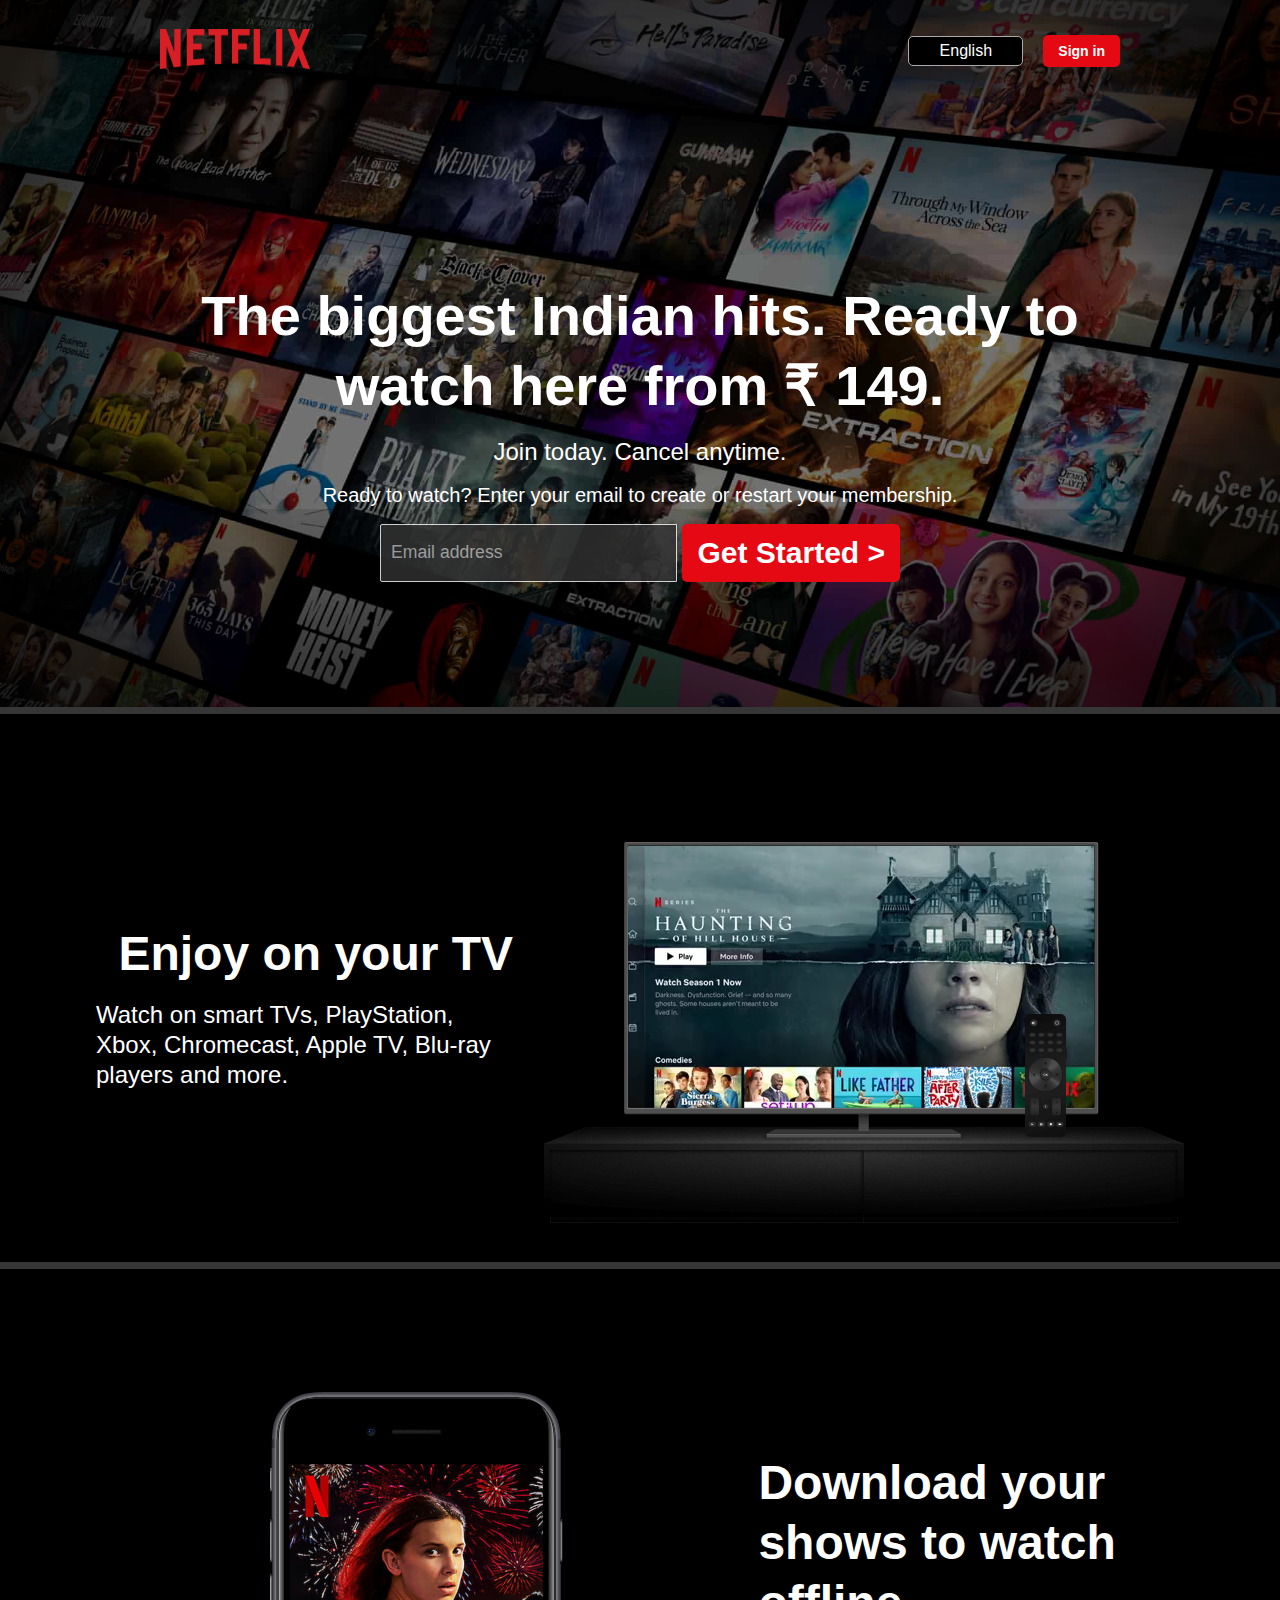
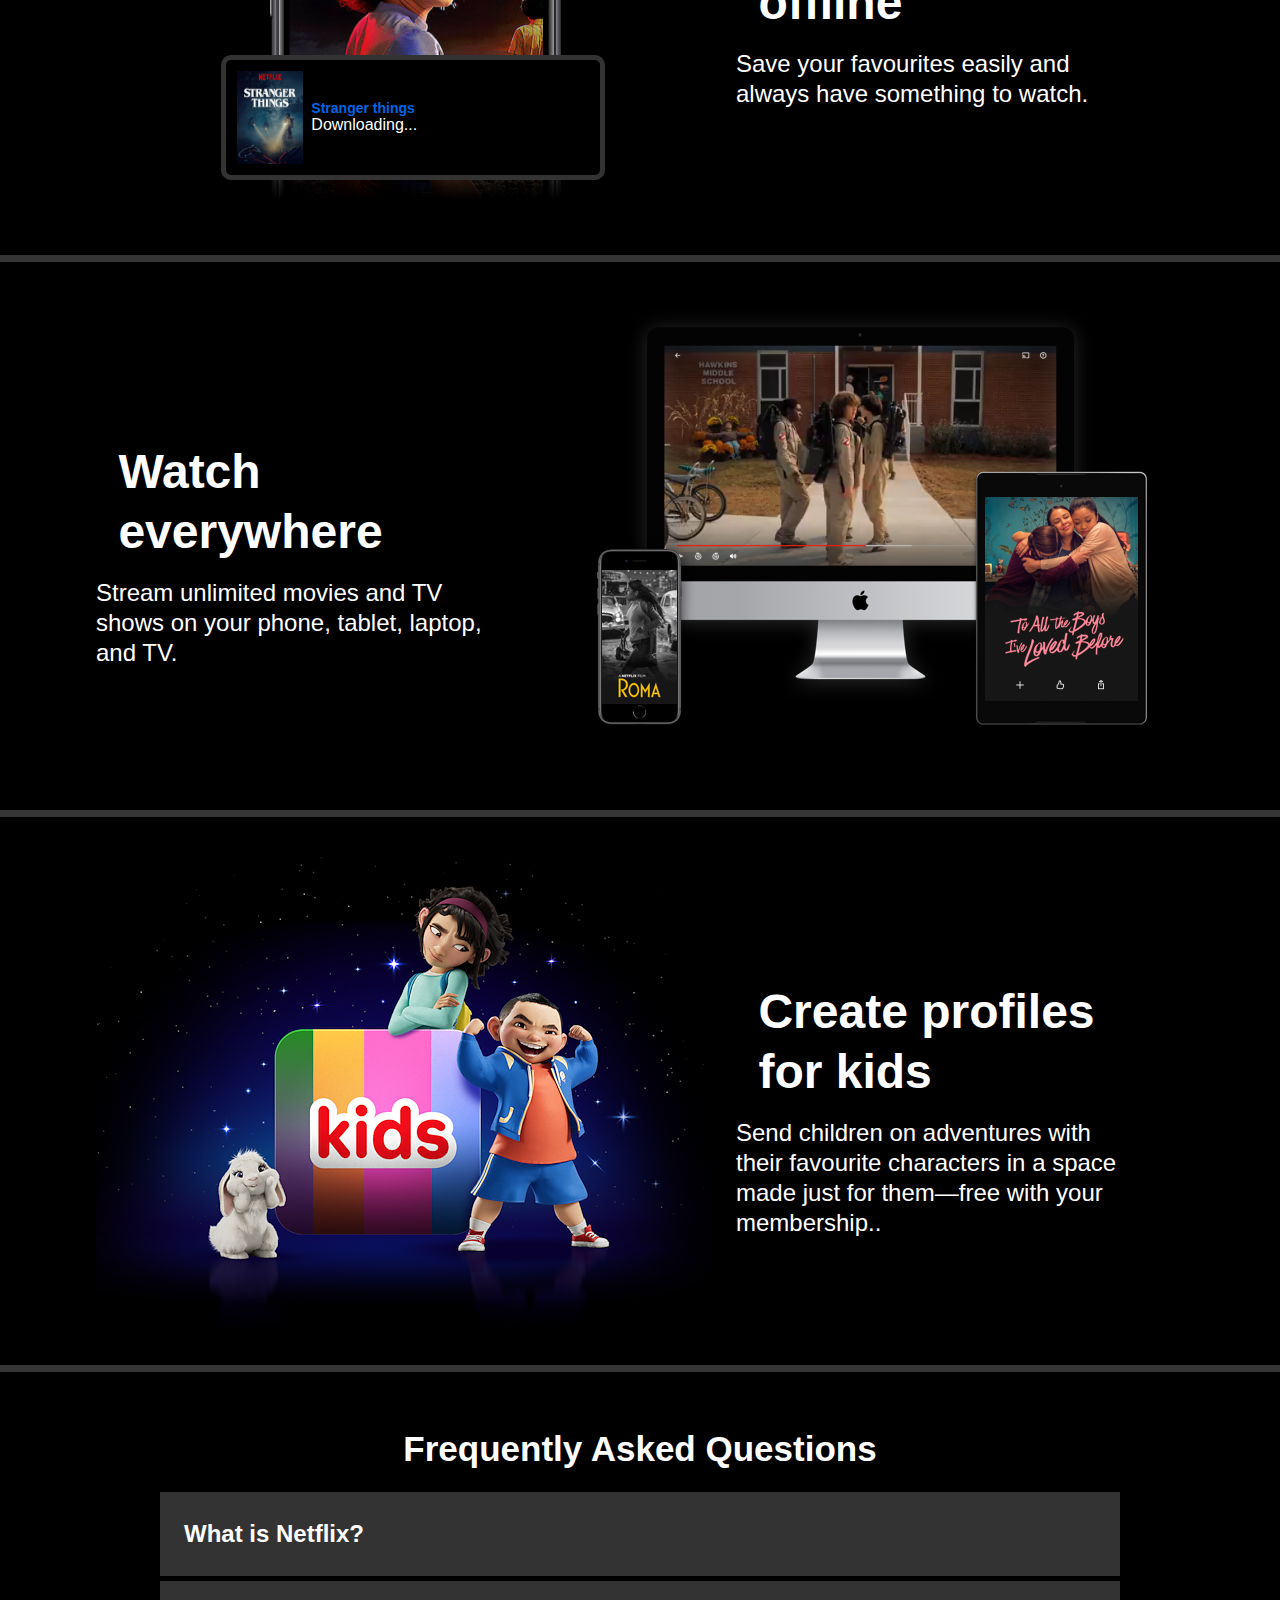
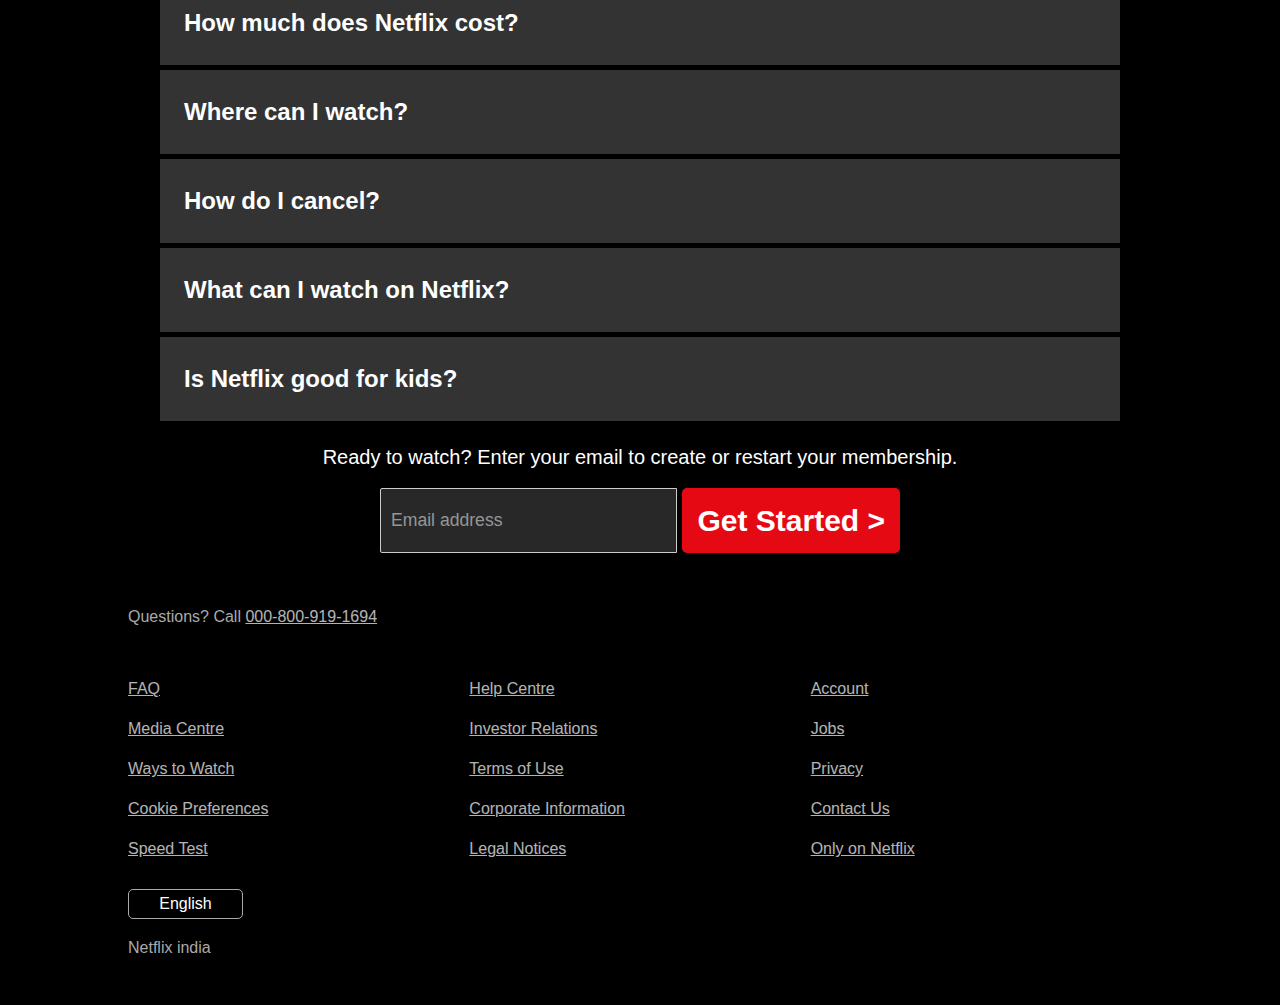
<file: index.html>
<!DOCTYPE html>
<html lang="en">
  <head>
    <meta charset="UTF-8">
    <meta name="viewport" content="width=device-width, initial-scale=1.0">
    <title>Netflix India - Watch TV Shows</title>
    <link rel="stylesheet" href="https://cdnjs.cloudflare.com/ajax/libs/font-awesome/6.4.2/css/all.min.css" integrity="sha512-z3gLpd7yknf1YoNbCzqRKc4qyor8gaKU1qmn+CShxbuBusANI9QpRohGBreCFkKxLhei6S9CQXFEbbKuqLg0DA==" crossorigin="anonymous" referrerpolicy="no-referrer"/>
    <link rel="stylesheet" href="styles/style.css">
    <link rel="shortcut icon" href="Images/icon.png" type="image/x-icon">
  </head>
  <body>
    <!-- Header -->
    <header>
      <!-- Navbar -->
      <nav>
        <div class="nav-left">
          <img src="Images/logo.png" alt="Netflix logo">
        </div>
        <div class="nav-right">
          <div class="language">
            <div class="language-icon">
              <div>
                <i class="fa-solid fa-globe"></i>
              </div>
              <div>
                <span>English</span>
              </div>
              <div><i class="fa-solid fa-sort-down"></i></div>
            </div>
            <div class="dropdown-list">
              <ul class="language-dropdown">
                <li>Tamil</li>
                <li>English</li>
              </ul>
            </div>
          </div>
          <a href="login.html" class="btn">Sign in</a>
        </div>
      </nav>

      <div class="hero">
        <div class="text-container">
          <div class="title">
            <h1>The biggest Indian hits. Ready to watch here from ₹ 149.</h1>
          </div>
          <div class="description">
            <p>Join today. Cancel anytime.</p>
          </div>
          <div class="email-form">
            <p>Ready to watch? Enter your email to create or restart your membership.</p>

            <div class="get-started">
              <input type="text" name="email" placeholder="Email address" autocomplete="off">
              <a href="#" class="btn-lg">Get Started &gt;<i class="fa-solid fa-chevron-rught"></i></a>
            </div>
          </div>
        </div>
      </div>
      <div class="overlay"></div>
    </header>

    <section>
      <div class="content-container content1">
        <div class="text-container">
          <div class="title">
            <h1>Enjoy on your TV</h1>
          </div>
          <div class="description">
            <p>Watch on smart TVs, PlayStation, Xbox, Chromecast, Apple TV, Blu-ray players and more.</p>
          </div>
        </div>

        <div class="content-img">
          <img src="Images/content-img1.png" alt="img1">
          <video src="Videos/content-video1.m4v" class="content-video" autoplay playsinline muted loop></video>
        </div>
      </div>
    </section>

    <section>
      <div class="content-container content2">
        <div class="content-img">
          <img src="Images/content-img2.png" alt="img2">
          <div class="download">
            <img src="Images/content-img3.png" alt="img3">
            <div class="download-text">
              <h1>Stranger things</h1>
              <p>Downloading...</p>
            </div>
          </div>
        </div>

        <div class="text-container">
          <div class="title">
            <h1>Download your shows to watch offline</h1>
          </div>
          <div class="description">
            <p>Save your favourites easily and always have something to watch.</p>
          </div>
        </div>
      </div>
    </section>

    <section>
      <div class="content-container content3">
        <div class="text-container">
          <div class="title">
            <h1>Watch everywhere</h1>
          </div>
          <div class="description">
            <p>Stream unlimited movies and TV shows on your phone, tablet, laptop, and TV.</p>
          </div>
        </div>

        <div class="content-img">
          <img src="Images/content-img4.png" alt="img4">
          <video src="Videos/content-video2.m4v" class="content-video" autoplay playsinline muted loop></video>
        </div>
      </div>
    </section>

    <section>
      <div class="content-container content4">
        <div class="content-img">
          <img src="Images/content-img5.png" alt="img5">
        </div>

        <div class="text-container">
          <div class="title">
            <h1>Create profiles for kids</h1>
          </div>
          <div class="description">
            <p>Send children on adventures with their favourite characters in a space made just for them—free with your membership..</p>
          </div>
        </div>
      </div>
    </section>

    <!-- FAQ -->

    <div class="faq" id="faq">
      <div class="text-container" id="faq-list">
        <div class="title">
          <h1>Frequently Asked Questions</h1>
        </div>

        <ul>
          <li>
            <h2>What is Netflix? <i class="fa-solid fa-plus"></i></h2>
            <p>Netflix is a streaming service that offers a wide variety of award-winning TV shows, movies, anime, documentaries and more – on thousands of internet-connected devices.
            <br><br>
            You can watch as much as you want, whenever you want, without a single ad – all for one low monthly price. There's always something new to discover, and new TV shows and movies are added every week!</p>
          </li>
          <li>
            <h2>How much does Netflix cost?<i class="fa-solid fa-plus"></i></h2>
            <p>Watch Netflix on your smartphone, tablet, Smart TV, laptop, or streaming device, all for one fixed monthly fee. Plans range from ₹ 149 to ₹ 649 a month. No extra costs, no contracts.</p>
          </li>
          <li>
            <h2>Where can I watch?<i class="fa-solid fa-plus"></i></h2>
            <p>Watch anywhere, anytime. Sign in with your Netflix account to watch instantly on the web at netflix.com from your personal computer or on any internet-connected device that offers the Netflix app, including smart TVs, smartphones, tablets, streaming media players and game consoles.
              <br><br>
            You can also download your favourite shows with the iOS, Android, or Windows 10 app. Use downloads to watch while you're on the go and without an internet connection. Take Netflix with you anywhere.</p>
          </li>
          <li>
            <h2>How do I cancel?<i class="fa-solid fa-plus"></i></h2>
            <p>Netflix is flexible. There are no annoying contracts and no commitments. You can easily cancel your account online in two clicks. There are no cancellation fees – start or stop your account anytime.</p>
          </li>
          <li>
            <h2>What can I watch on Netflix?<i class="fa-solid fa-plus"></i></h2>
            <p>Netflix has an extensive library of feature films, documentaries, TV shows, anime, award-winning Netflix originals, and more. Watch as much as you want, anytime you want.</p>
          </li>
          <li>
            <h2>Is Netflix good for kids?<i class="fa-solid fa-plus"></i></h2>
            <p>The Netflix Kids experience is included in your membership to give parents control while kids enjoy family-friendly TV shows and films in their own space.
            <br><br>
            Kids profiles come with PIN-protected parental controls that let you restrict the maturity rating of content kids can watch and block specific titles you don’t want kids to see.</p>
          </li>
        </ul>

        <div class="email-form">
          <p>Ready to watch? Enter your email to create or restart your membership.</p>

          <div class="get-started">
            <input type="text" name="email" placeholder="Email address" autocomplete="off">
            <a href="#" class="btn-lg">Get Started &gt;<i class="fa-solid fa-chevron-rught"></i></a>
          </div>
        </div>
      </div>
    </div>
   
    <!-- Footer -->
    <footer>
      <p>Questions? Call <a href="#">000-800-919-1694</a></p>
      <div class="footer-row">
        <ul class="footer-link">
          <li><a href="#faq">FAQ</a></li>
          <li><a href="#">Media Centre</a></li>
          <li><a href="#">Ways to Watch</a></li>
          <li><a href="#">Cookie Preferences</a></li>
          <li><a href="https://fast.com/">Speed Test</a></li>
        </ul>

        <ul class="footer-link">
          <li><a href="#">Help Centre</a></li>
          <li><a href="#">Investor Relations</a></li>
          <li><a href="termsofuse.html">Terms of Use</a></li>
          <li><a href="corpinfo.html">Corporate Information</a></li>
          <li><a href="notices.html">Legal Notices</a></li>
        </ul>

        <ul class="footer-link">
          <li><a href="#">Account</a></li>
          <li><a href="#">Jobs</a></li>
          <li><a href="privacy.html">Privacy</a></li>
          <li><a href="#">Contact Us</a></li>
          <li><a href="#">Only on Netflix</a></li>
        </ul>
      </div>

      <div class="language">
        <div class="language-icon">
          <div>
            <i class="fa-solid fa-globe"></i>
          </div>
          <div>
            <span>English</span>
          </div>
          <div><i class="fa-solid fa-sort-down"></i></div>
        </div>
        <div class="dropdown-list">
          <ul class="language-dropdown">
            <li>Tamil</li>
            <li>English</li>
          </ul>
        </div>
      </div>

      <p>Netflix india</p>
    </footer>
    <script src="scripts/script.js"></script>
  </body>
</html>
</file>
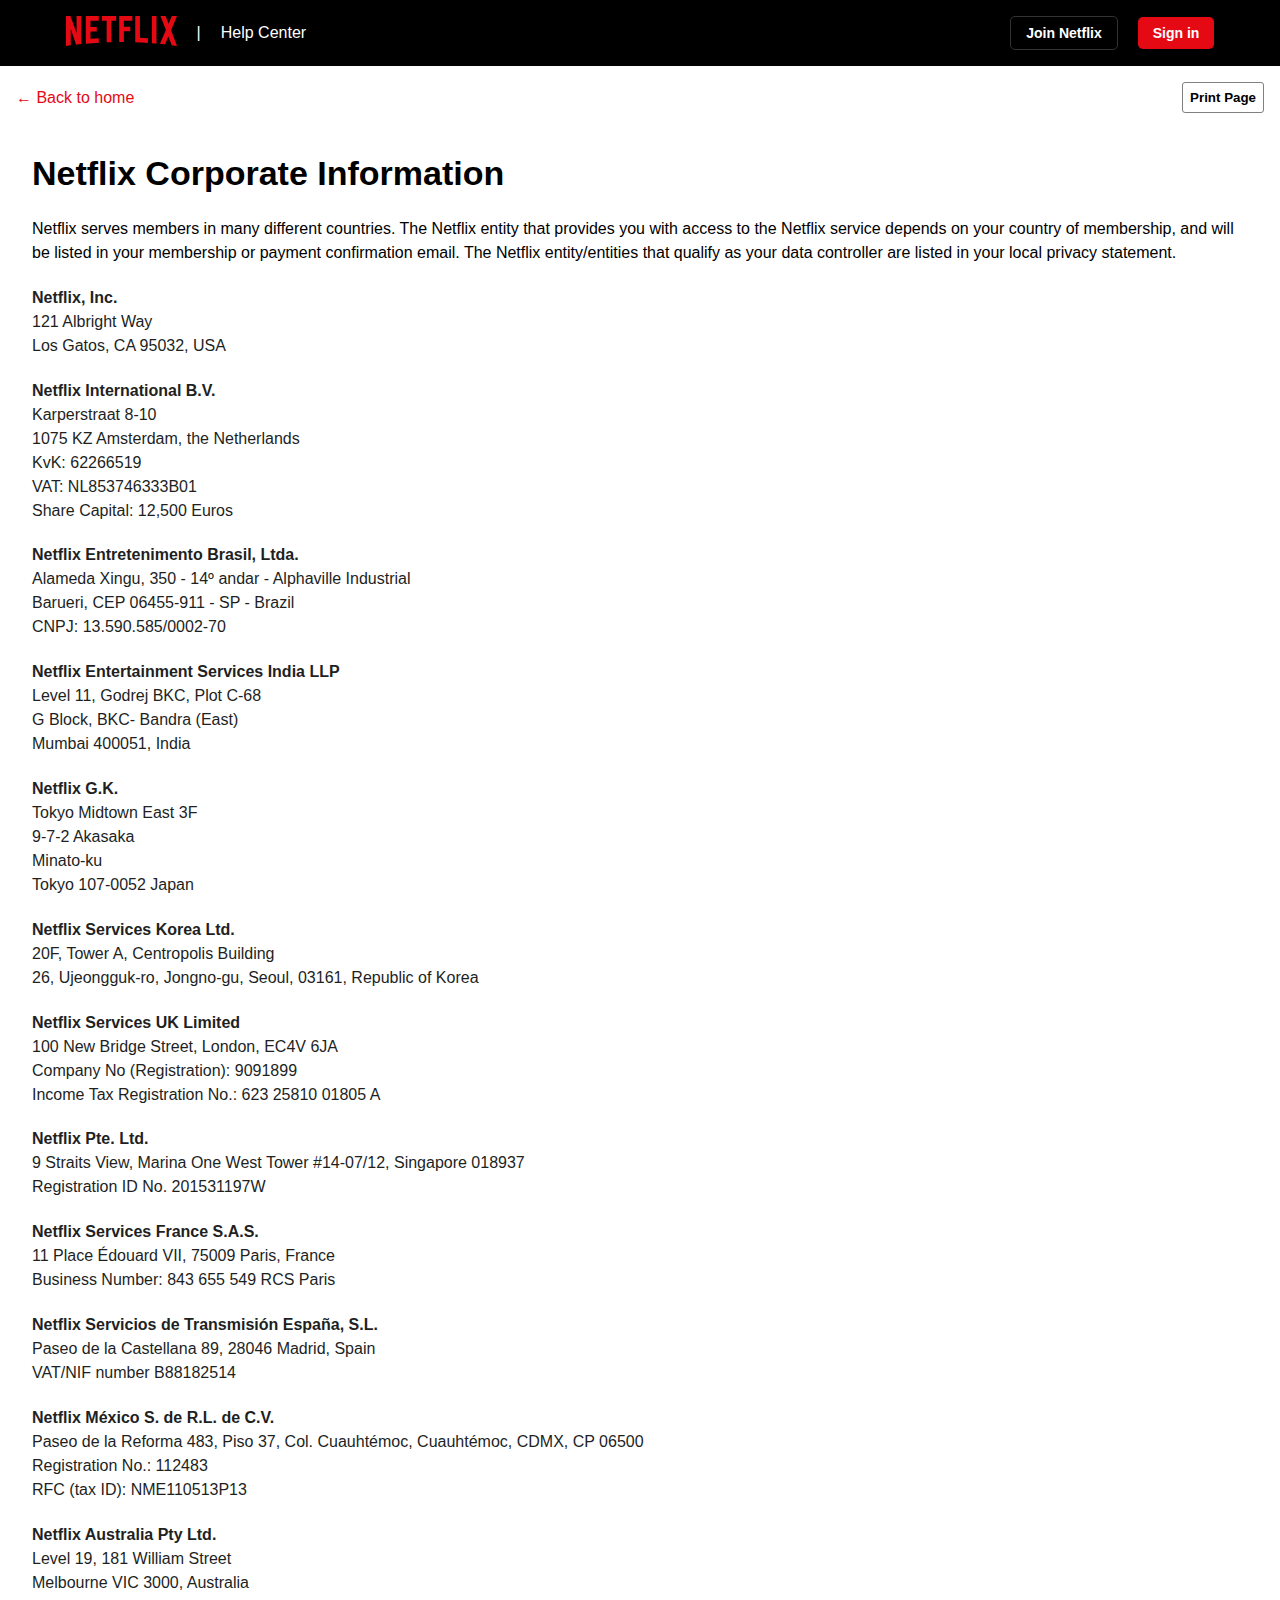
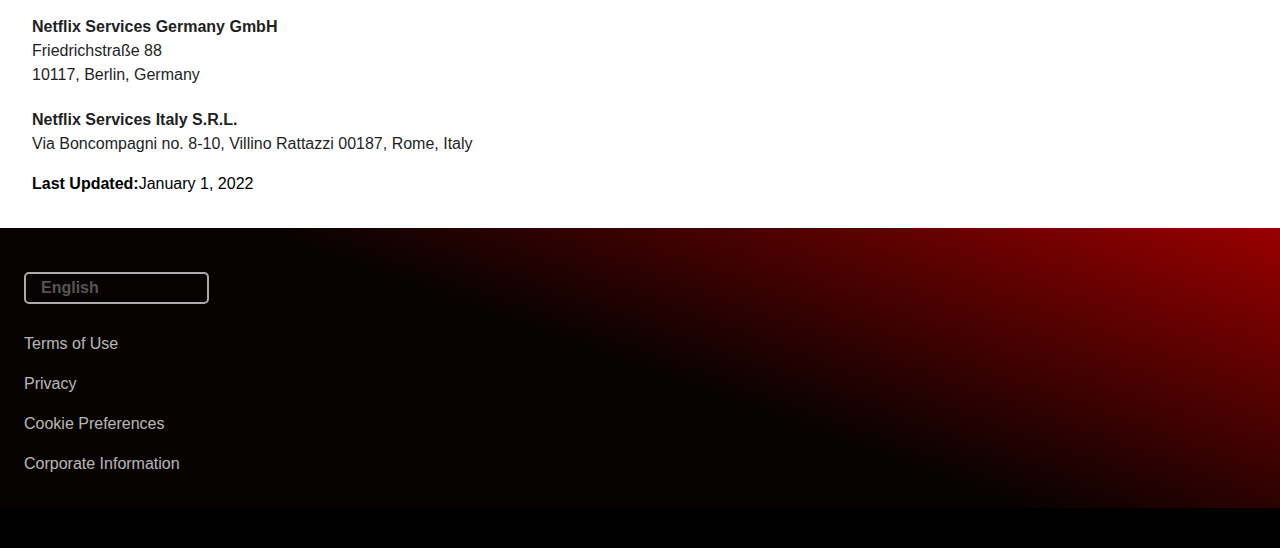
<file: corpinfo.html>
<!DOCTYPE html>
<html lang="en">
  <head>
      <meta charset="UTF-8">
      <meta name="viewport" content="width=device-width, initial-scale=1.0">
      <title>Corporate Information</title>
      <link rel="shortcut icon" href="Images/icon.png" type="image/x-icon">
      <link rel="stylesheet" href="styles/privacy.css">
  </head>
  <body>
    <header>
      <nav>
        <div class="nav-left">
          <div>
            <img src="Images/logo.svg" alt="logo">
          </div>
          <div>
            <p>|</p>
          </div>
          <div>
            <p>Help Center</p>
          </div>
        </div>
        <div class="nav-right">
          <a href="index.html" class="join-btn">Join Netflix</a>
          <a href="login.html" class="sign-in-btn">Sign in</a>
        </div>
      </nav>
    </header>

    <div class="sub-header">
      <div class="left">
        <a href="index.html">&larr; Back to home</a>
      </div>
      <div class="right">
        <button id="printButton">Print Page</button>
      </div>
    </div>

    <section>
      <div>
        <h1>Netflix Corporate Information</h1>
        <div>
          <p>Netflix serves members in many different countries. The Netflix entity that provides you with access to the Netflix service depends on your country of membership, and will be listed in your membership or payment confirmation email. The Netflix entity/entities that qualify as your data controller are listed in your local privacy statement.</p>
        </div>
      </div>

      <div>
        <div>
          <p class="location">Netflix, Inc.</p>
          <p class="address">
            121 Albright Way <br>Los Gatos, CA 95032, USA
          </p>
        </div>
        <div>
          <p class="location">Netflix International B.V.</p>
          <p class="address">
            Karperstraat 8-10 <br>
1075 KZ Amsterdam, the Netherlands <br>
KvK: 62266519 <br>
VAT: NL853746333B01 <br>
Share Capital: 12,500 Euros
          </p>
        </div>
        <div>
          <p class="location">Netflix Entretenimento Brasil, Ltda.</p>
          <p class="address">
            Alameda Xingu, 350 - 14º andar - Alphaville Industrial <br>
Barueri, CEP 06455-911 - SP - Brazil <br>
CNPJ: ​13.590.585/0002-70
          </p>
        </div>
        <div>
          <p class="location">Netflix Entertainment Services India LLP</p>
          <p class="address">
            Level 11, Godrej BKC, Plot C-68 <br>
G Block, BKC- Bandra (East) <br>
Mumbai 400051, India
          </p>
        </div>
        <div>
          <p class="location">Netflix G.K.</p>
          <p class="address">
            Tokyo Midtown East 3F <br>
9-7-2 Akasaka <br>
Minato-ku <br>
Tokyo 107-0052 Japan
          </p>
        </div>
        <div>
          <p class="location">Netflix Services Korea Ltd.</p>
          <p class="address">
            20F, Tower A, Centropolis Building <br>
26, Ujeongguk-ro, Jongno-gu, Seoul, 03161, Republic of Korea
          </p>
        </div>
        <div>
          <p class="location">Netflix Services UK Limited</p>
          <p class="address">
            100 New Bridge Street, London, EC4V 6JA <br>
Company No (Registration): 9091899 <br>
Income Tax Registration No.: 623 25810 01805 A
          </p>
        </div>
        <div>
          <p class="location">Netflix Pte. Ltd.</p>
          <p class="address">
            9 Straits View, Marina One West Tower #14-07/12, Singapore 018937 <br>
Registration ID No. 201531197W
          </p>
        </div>
        <div>
          <p class="location">Netflix Services France S.A.S.</p>
          <p class="address">
            11 Place Édouard VII, 75009 Paris, France <br>
Business Number: 843 655 549 RCS Paris
          </p>
        </div>
        <div>
          <p class="location">Netflix Servicios de Transmisión España, S.L.</p>
          <p class="address">
            Paseo de la Castellana 89, 28046 Madrid, Spain <br>
VAT/NIF number B88182514
          </p>
        </div>
        <div>
          <p class="location">Netflix México S. de R.L. de C.V.</p>
          <p class="address">
            Paseo de la Reforma 483, Piso 37, Col. Cuauhtémoc, Cuauhtémoc, CDMX, CP 06500 <br>
Registration No.: 112483 <br>
RFC (tax ID): NME110513P13
          </p>
        </div>
        <div>
          <p class="location">Netflix Australia Pty Ltd.</p>
          <p class="address">
            Level 19, 181 William Street <br>
Melbourne VIC 3000, Australia
          </p>
        </div>
        <div>
          <p class="location">Netflix Services Germany GmbH</p>
          <p class="address">
            Friedrichstraße 88 <br>
10117, Berlin, Germany
          </p>
        </div>
        <div>
          <p class="location">Netflix Services Italy S.R.L.  </p>
          <p class="address">
            Via Boncompagni no. 8-10, Villino Rattazzi 
00187, Rome, Italy
          </p>
        </div>
        

      </div>
        
      <div class="status"><strong>Last Updated:</strong>January 1, 2022</div>
    </section>

    <footer>
      <div class="language">
        <div class="language-icon">
          <div>
            <i class="fa-solid fa-globe"></i>
            <span>English</span>
          </div>
          <i class="fa-solid fa-sort-down"></i>
        </div>
        <div class="dropdown-list">
          <ul class="language-dropdown">
            <li>Tamil</li>
            <li>English</li>
          </ul>
        </div>
      </div>

      <div class="footer-row">
        <ul class="footer-link">
          <li><a href="termsofuse.html">Terms of Use</a></li>
          <li><a href="privacy.html">Privacy</a></li>
          <li><a href="#">Cookie Preferences</a></li>
          <li><a href="corpinfo.html">Corporate Information</a></li>
        </ul>
    </footer>
    <div class="foot"></div>
    <script src="scripts/script.js"></script>
  </body>
</html>
</file>
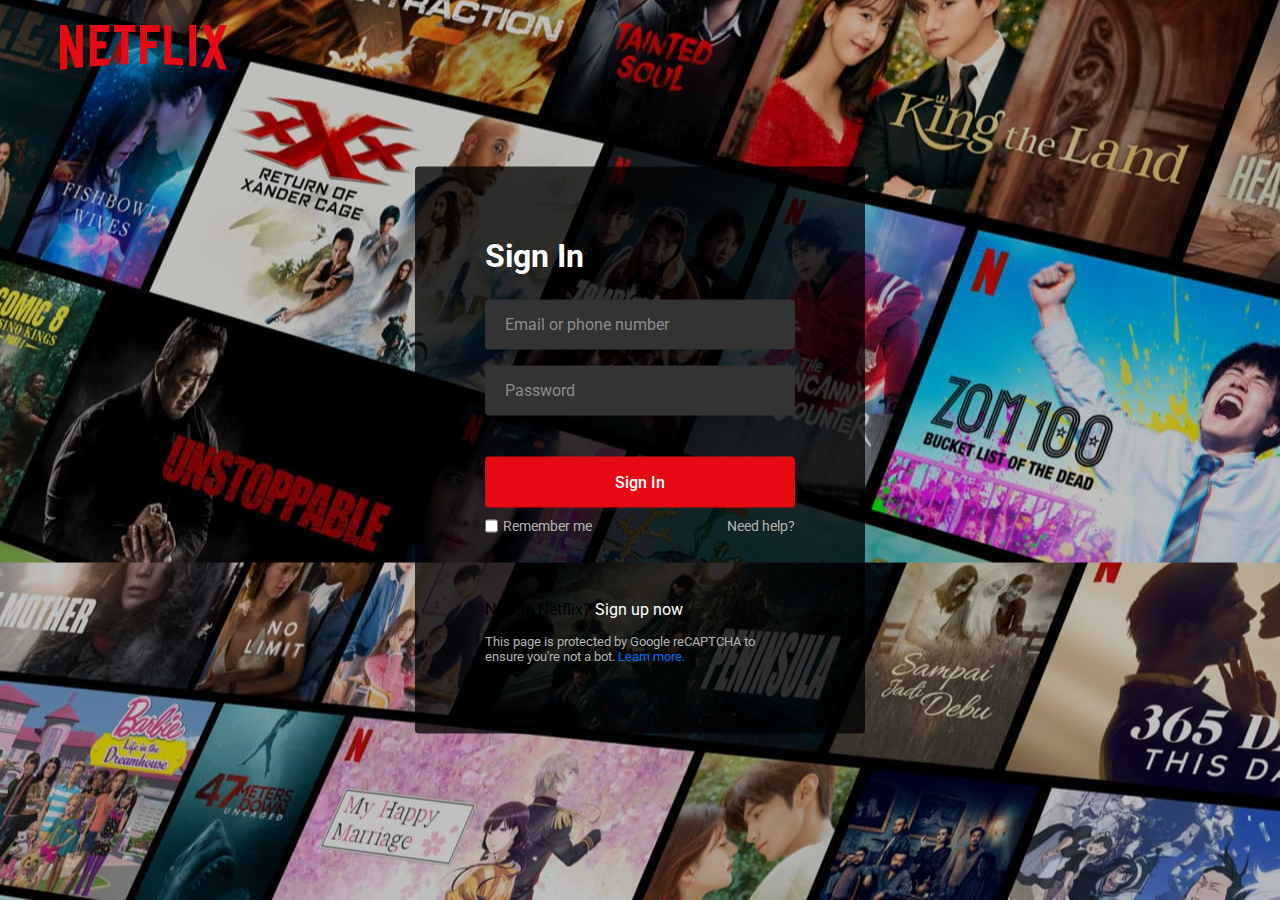
<file: login.html>
<!DOCTYPE html>
<html lang="en">
<head>
    <meta charset="UTF-8">
    <meta name="viewport" content="width=device-width, initial-scale=1.0">
    <title>Netflix Login</title>
    <link rel="shortcut icon" href="Images/icon.png" type="image/x-icon">
    <link rel="stylesheet" href="styles/login.css">
</head>
<body>
    <nav>
        <a href="#"><img src="Images/logo.svg" alt="logo"></a>
    </nav>
    <div class="form-wrapper">
        <h2>Sign In</h2>
        <form action="#">
            <div class="form-control">
                <input type="text" required>
                <label>Email or phone number</label>
            </div>
            <div class="form-control">
                <input type="password" required>
                <label>Password</label>
            </div>
            <button type="submit">Sign In</button>
            <div class="form-help"> 
                <div class="remember-me">
                    <input type="checkbox" id="remember-me">
                    <label for="remember-me">Remember me</label>
                </div>
                <a href="#">Need help?</a>
            </div>
        </form>
        <p>New to Netflix? <a href="index.html">Sign up now</a></p>
        <small>This page is protected by Google reCAPTCHA to ensure you're not a bot. <a href="#">Learn more.</a></small>
    </div>

    <script src="scripts/script.js"></script>
</body>
</html>
</file>
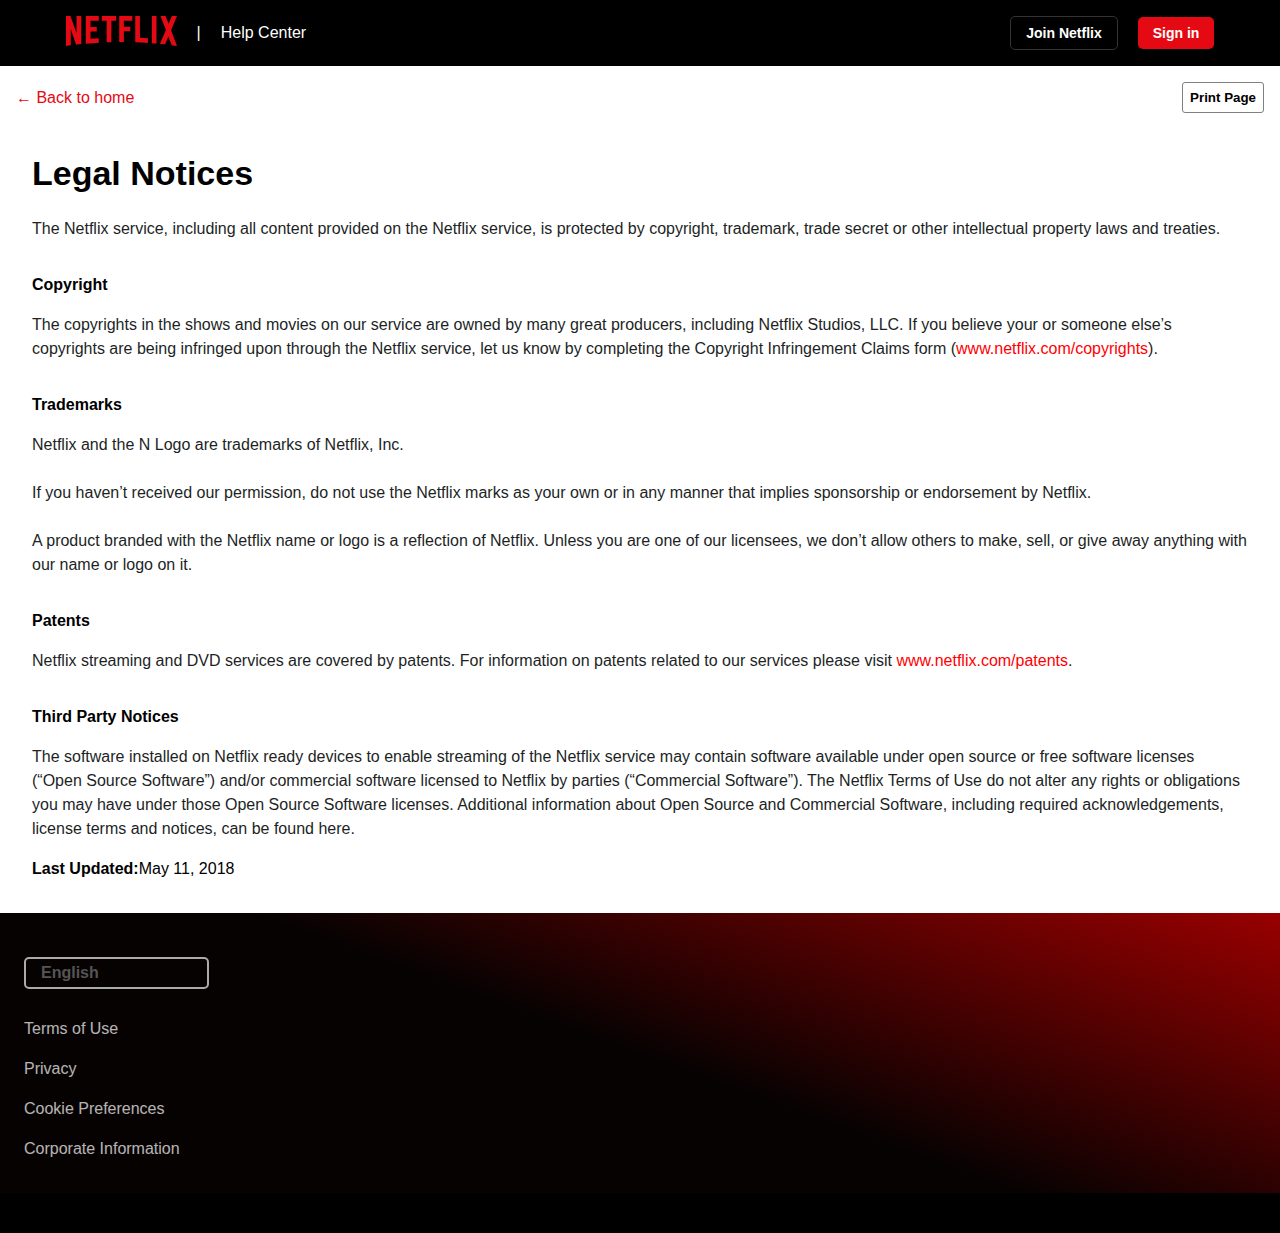
<file: notices.html>
<!DOCTYPE html>
<html lang="en">
  <head>
      <meta charset="UTF-8">
      <meta name="viewport" content="width=device-width, initial-scale=1.0">
      <title>Legal Notices</title>
      <link rel="shortcut icon" href="Images/icon.png" type="image/x-icon">
      <link rel="stylesheet" href="styles/privacy.css">
  </head>
  <body>
    <header>
      <nav>
        <div class="nav-left">
          <div>
            <img src="Images/logo.svg" alt="logo">
          </div>
          <div>
            <p>|</p>
          </div>
          <div>
            <p>Help Center</p>
          </div>
        </div>
        <div class="nav-right">
          <a href="index.html" class="join-btn">Join Netflix</a>
          <a href="login.html" class="sign-in-btn">Sign in</a>
        </div>
      </nav>
    </header>

    <div class="sub-header">
      <div class="left">
        <a href="index.html">&larr; Back to home</a>
      </div>
      <div class="right">
        <button id="printButton">Print Page</button>
      </div>
    </div>

    <section>
      <div>
        <h1>Legal Notices</h1>
        <div>
          <p class="desc">The Netflix service, including all content provided on the Netflix service, is protected by copyright, trademark, trade secret or other intellectual property laws and treaties.</p>
        </div>
      </div>

      <div>
        <div>
          <p class="title">Copyright</p>
          <p class="desc">The copyrights in the shows and movies on our service are owned by many great producers, including Netflix Studios, LLC. If you believe your or someone else’s copyrights are being infringed upon through the Netflix service, let us know by completing the Copyright Infringement Claims form (<span><a href="#">www.netflix.com/copyrights</a></span>).</p>
        </div>
        <div>
          <p class="title">Trademarks</p>
          <p class="desc">Netflix and the N Logo are trademarks of Netflix, Inc.
            <br> <br>
            If you haven’t received our permission, do not use the Netflix marks as your own or in any manner that implies sponsorship or endorsement by Netflix.
            <br> <br>
            A product branded with the Netflix name or logo is a reflection of Netflix. Unless you are one of our licensees, we don’t allow others to make, sell, or give away anything with our name or logo on it.</p>
        </div>
        <div>
          <p class="title">Patents</p>
          <p class="desc">Netflix streaming and DVD services are covered by patents. For information on patents related to our services please visit <span><a href="#">www.netflix.com/patents</a></span>.</p>
        </div>
        <div>
          <p class="title">Third Party Notices</p>
          <p class="desc">The software installed on Netflix ready devices to enable streaming of the Netflix service may contain software available under open source or free software licenses (“Open Source Software”) and/or commercial software licensed to Netflix by parties (“Commercial Software”). The Netflix Terms of Use do not alter any rights or obligations you may have under those Open Source Software licenses. Additional information about Open Source and Commercial Software, including required acknowledgements, license terms and notices, can be found here.</p>
        </div>
      </div>
              
      <div class="status"><strong>Last Updated:</strong>May 11, 2018</div>
    </section>

    <footer>
      <div class="language">
        <div class="language-icon">
          <div>
            <i class="fa-solid fa-globe"></i>
            <span>English</span>
          </div>
          <i class="fa-solid fa-sort-down"></i>
        </div>
        <div class="dropdown-list">
          <ul class="language-dropdown">
            <li>Tamil</li>
            <li>English</li>
          </ul>
        </div>
      </div>

      <div class="footer-row">
        <ul class="footer-link">
          <li><a href="termsofuse.html">Terms of Use</a></li>
          <li><a href="privacy.html">Privacy</a></li>
          <li><a href="#">Cookie Preferences</a></li>
          <li><a href="corpinfo.html">Corporate Information</a></li>
        </ul>
    </footer>
    <div class="foot"></div>
    <script src="scripts/script.js"></script>
  </body>
</html>
</file>
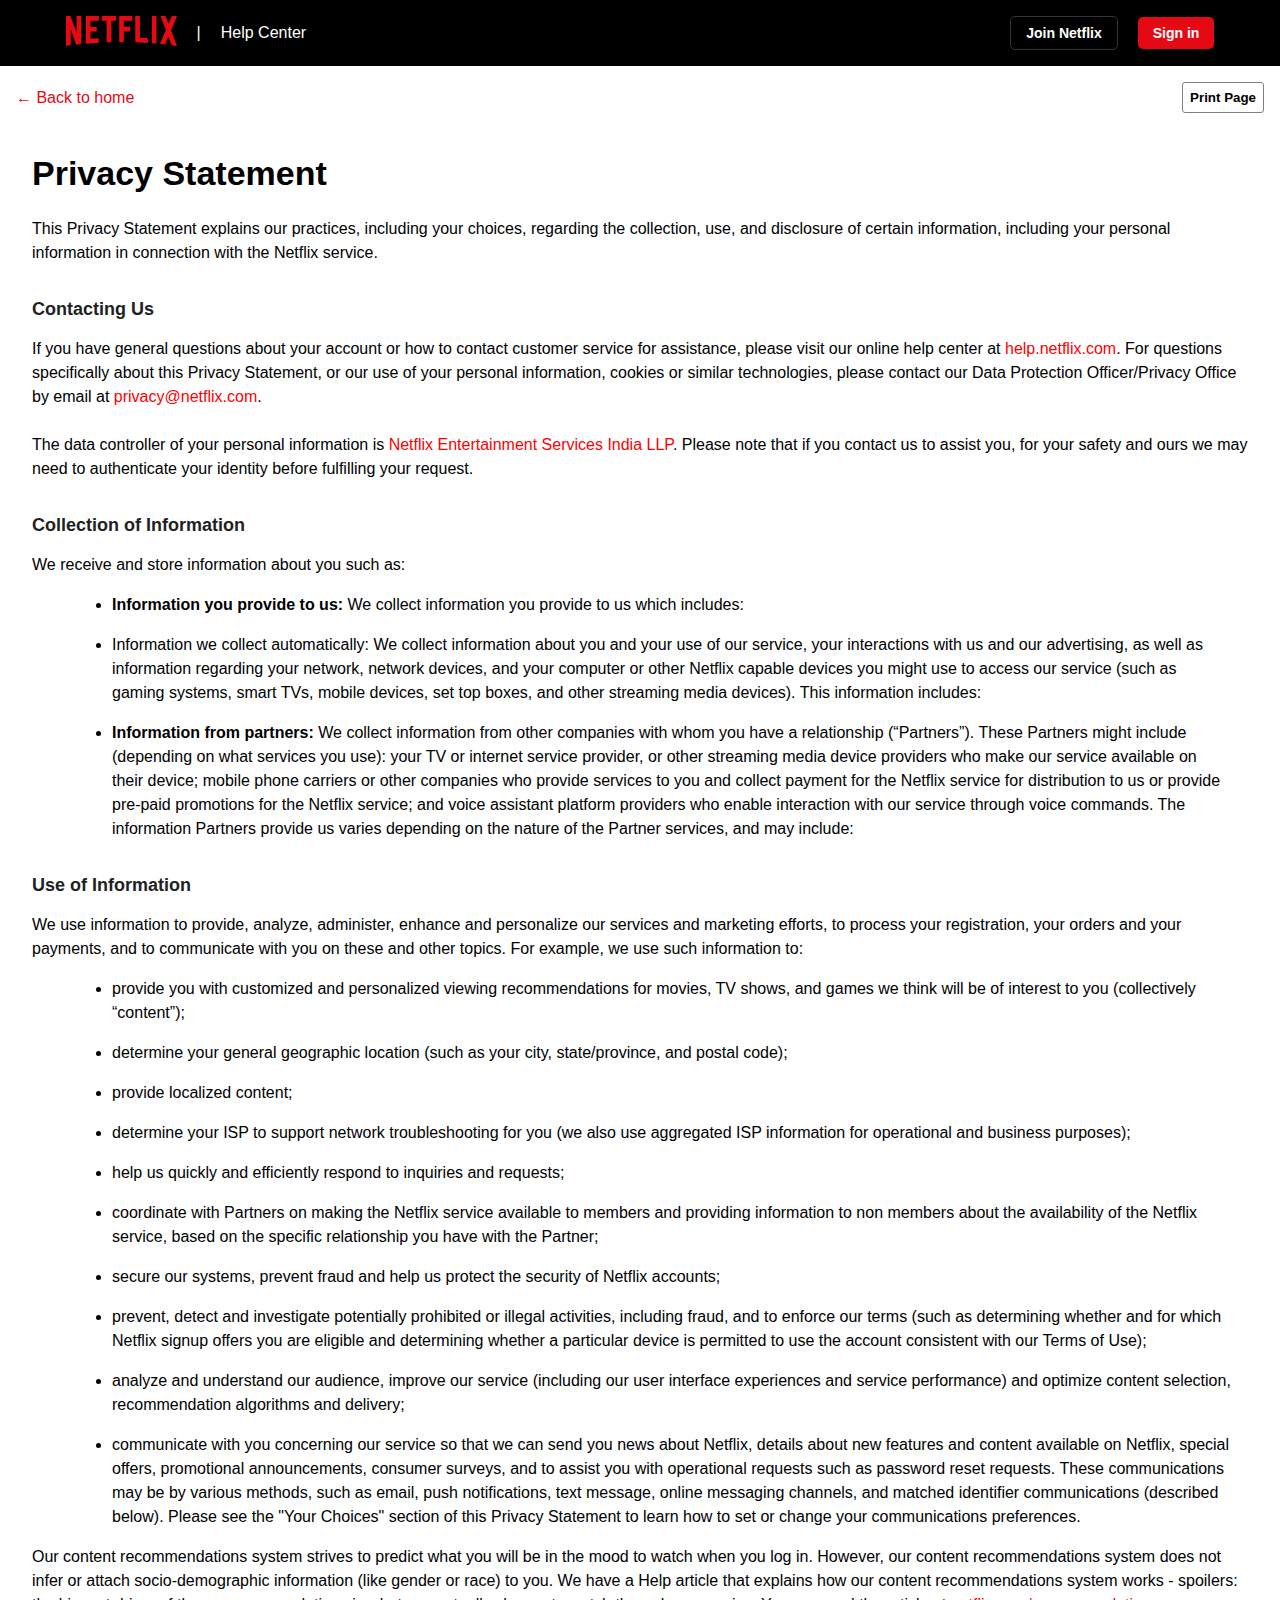
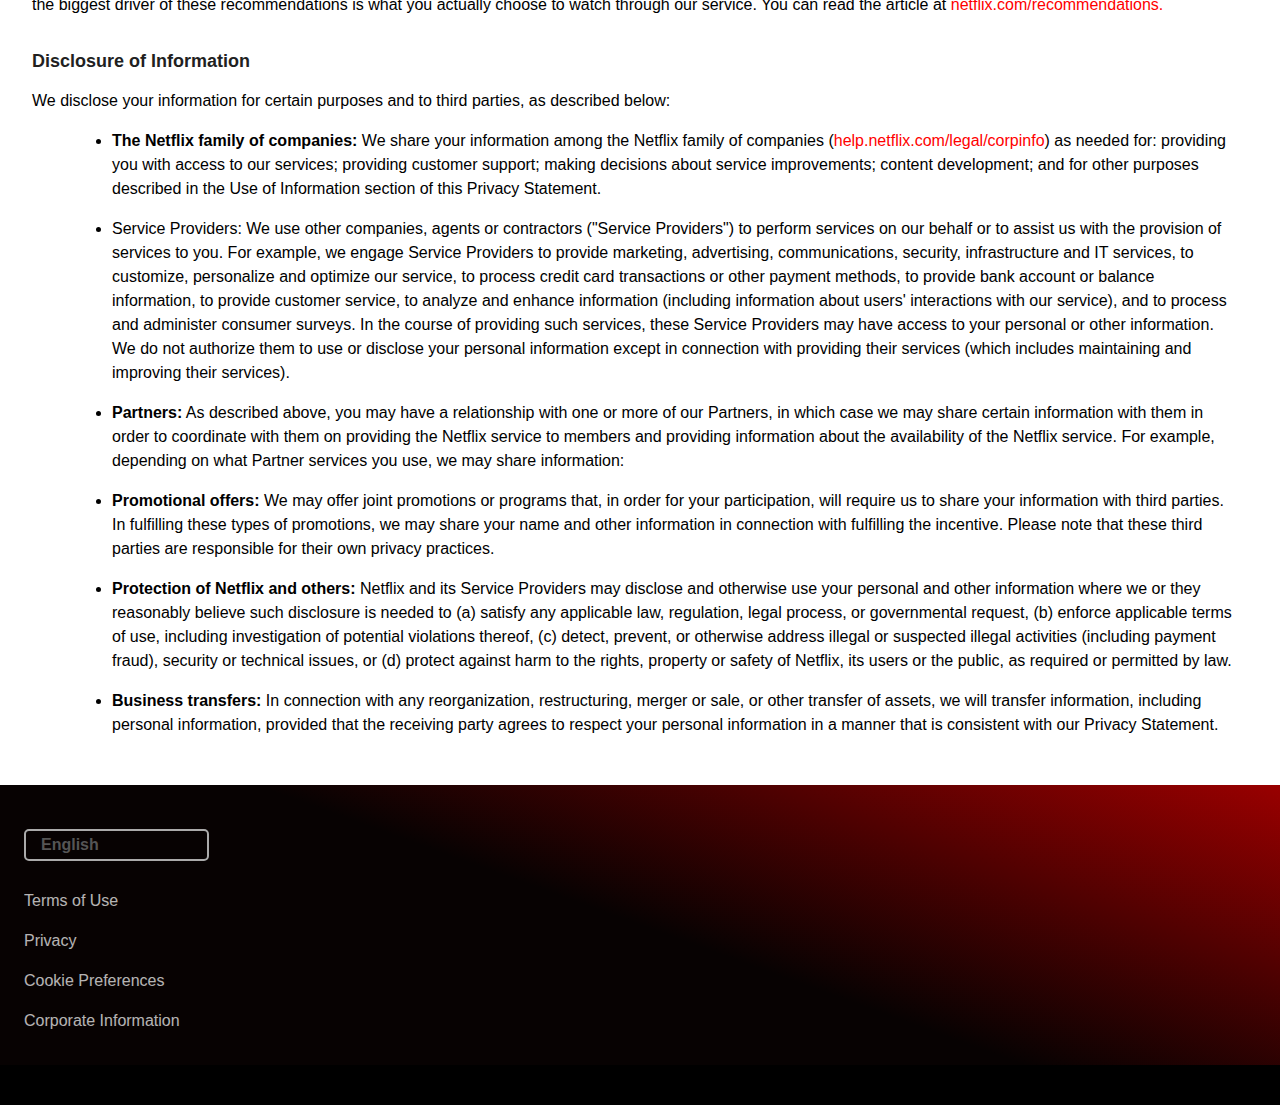
<file: privacy.html>
<!DOCTYPE html>
<html lang="en">
  <head>
      <meta charset="UTF-8">
      <meta name="viewport" content="width=device-width, initial-scale=1.0">
      <title>Privacy Policy</title>
      <link rel="shortcut icon" href="Images/icon.png" type="image/x-icon">
      <link rel="stylesheet" href="styles/privacy.css">
  </head>
  <body>
    <header>
      <nav>
        <div class="nav-left">
          <div>
            <img src="Images/logo.svg" alt="logo">
          </div>
          <div>
            <p>|</p>
          </div>
          <div>
            <p>Help Center</p>
          </div>
        </div>
        <div class="nav-right">
          <a href="index.html" class="join-btn">Join Netflix</a>
          <a href="login.html" class="sign-in-btn">Sign in</a>
        </div>
      </nav>
    </header>

    <div class="sub-header">
      <div class="left">
        <a href="index.html">&larr; Back to home</a>
      </div>
      <div class="right">
        <button id="printButton">Print Page</button>
      </div>
    </div>

    <section>
      <div>
        <h1>Privacy Statement</h1>
        <div>
          <p>This Privacy Statement explains our practices, including your choices, regarding the collection, use, and disclosure of certain information, including your personal information in connection with the Netflix service.</p>
        </div>
      </div>
      <div>
        <h2>Contacting Us</h2>
        <div>
          <p>If you have general questions about your account or how to contact customer service for assistance, please visit our online help center at <span class="link"><a href="#">help.netflix.com</a></span>. For questions specifically about this Privacy Statement, or our use of your personal information, cookies or similar technologies, please contact our Data Protection Officer/Privacy Office by email at <span class="link"><a href="#">privacy@netflix.com</a></span>. 
          <br><br>
          The data controller of your personal information is <span class="link"><a href="#">Netflix Entertainment Services India LLP</a></span>. Please note that if you contact us to assist you, for your safety and ours we may need to authenticate your identity before fulfilling your request.</p>
        </div>
      </div>
      <div>
        <h2>Collection of Information</h2>
        <p>We receive and store information about you such as:</p>
        <div>
          <ul>
            <li><strong>Information you provide to us:</strong> We collect information you provide to us which includes:</li>
            <li>Information we collect automatically: We collect information about you and your use of our service, your interactions with us and our advertising, as well as information regarding your network, network devices, and your computer or other Netflix capable devices you might use to access our service (such as gaming systems, smart TVs, mobile devices, set top boxes, and other streaming media devices). This information includes:</li>
            <li>
              <strong>Information from partners:</strong> We collect information from other companies with whom you have a relationship (“Partners”). These Partners might include (depending on what services you use): your TV or internet service provider, or other streaming media device providers who make our service available on their device; mobile phone carriers or other companies who provide services to you and collect payment for the Netflix service for distribution to us or provide pre-paid promotions for the Netflix service; and voice assistant platform providers who enable interaction with our service through voice commands. The information Partners provide us varies depending on the nature of the Partner services, and may include:
            </li>
          </ul>
        </div>
      </div>
      <div>
        <h2>Use of Information</h2>
        <p>We use information to provide, analyze, administer, enhance and personalize our services and marketing efforts, to process your registration, your orders and your payments, and to communicate with you on these and other topics. For example, we use such information to:</p>
        <ul>
          <li>
            provide you with customized and personalized viewing recommendations for movies, TV shows, and games we think will be of interest to you (collectively “content”);
          </li>
          <li>determine your general geographic location (such as your city, state/province, and postal code);
</li>
          <li>provide localized content;</li>
          <li>determine your ISP to support network troubleshooting for you (we also use aggregated ISP information for operational and business purposes);</li>
          <li>help us quickly and efficiently respond to inquiries and requests;</li>
          <li>coordinate with Partners on making the Netflix service available to members and providing information to non members about the availability of the Netflix service, based on the specific relationship you have with the Partner;</li>
          <li>secure our systems, prevent fraud and help us protect the security of Netflix accounts;</li>
          <li>prevent, detect and investigate potentially prohibited or illegal activities, including fraud, and to enforce our terms (such as determining whether and for which Netflix signup offers you are eligible and determining whether a particular device is permitted to use the account consistent with our Terms of Use);</li>
          <li>analyze and understand our audience, improve our service (including our user interface experiences and service performance) and optimize content selection, recommendation algorithms and delivery;</li>
          <li>communicate with you concerning our service so that we can send you news about Netflix, details about new features and content available on Netflix, special offers, promotional announcements, consumer surveys, and to assist you with operational requests such as password reset requests. These communications may be by various methods, such as email, push notifications, text message, online messaging channels, and matched identifier communications (described below). Please see the "Your Choices" section of this Privacy Statement to learn how to set or change your communications preferences.</li>
        </ul>
        <p>Our content recommendations system strives to predict what you will be in the mood to watch when you log in. However, our content recommendations system does not infer or attach socio-demographic information (like gender or race) to you. We have a Help article that explains how our content recommendations system works - spoilers: the biggest driver of these recommendations is what you actually choose to watch through our service. You can read the article at <span class="link"><a href="#">netflix.com/recommendations.</a></span></p>
      </div>
      <div>
        <h2>Disclosure of Information</h2>
        <p>We disclose your information for certain purposes and to third parties, as described below:</p>
        <ul>
          <li><strong>The Netflix family of companies:</strong> We share your information among the Netflix family of companies (<span class="link"><a href="#">help.netflix.com/legal/corpinfo</a></span>) as needed for: providing you with access to our services; providing customer support; making decisions about service improvements; content development; and for other purposes described in the Use of Information section of this Privacy Statement.</li>
          <li>Service Providers: We use other companies, agents or contractors ("Service Providers") to perform services on our behalf or to assist us with the provision of services to you. For example, we engage Service Providers to provide marketing, advertising, communications, security, infrastructure and IT services, to customize, personalize and optimize our service, to process credit card transactions or other payment methods, to provide bank account or balance information, to provide customer service, to analyze and enhance information (including information about users' interactions with our service), and to process and administer consumer surveys. In the course of providing such services, these Service Providers may have access to your personal or other information. We do not authorize them to use or disclose your personal information except in connection with providing their services (which includes maintaining and improving their services).</li>
          <li><strong>Partners:</strong> As described above, you may have a relationship with one or more of our Partners, in which case we may share certain information with them in order to coordinate with them on providing the Netflix service to members and providing information about the availability of the Netflix service. For example, depending on what Partner services you use, we may share information:</li>
          <li><strong>Promotional offers:</strong> We may offer joint promotions or programs that, in order for your participation, will require us to share your information with third parties. In fulfilling these types of promotions, we may share your name and other information in connection with fulfilling the incentive. Please note that these third parties are responsible for their own privacy practices.</li>
          <li><strong>Protection of Netflix and others:</strong> Netflix and its Service Providers may disclose and otherwise use your personal and other information where we or they reasonably believe such disclosure is needed to (a) satisfy any applicable law, regulation, legal process, or governmental request, (b) enforce applicable terms of use, including investigation of potential violations thereof, (c) detect, prevent, or otherwise address illegal or suspected illegal activities (including payment fraud), security or technical issues, or (d) protect against harm to the rights, property or safety of Netflix, its users or the public, as required or permitted by law.</li>
          <li><strong>Business transfers:</strong> In connection with any reorganization, restructuring, merger or sale, or other transfer of assets, we will transfer information, including personal information, provided that the receiving party agrees to respect your personal information in a manner that is consistent with our Privacy Statement.</li>
        </ul>
      </div>
    </section>

    <footer>
      <div class="language">
        <div class="language-icon">
          <div>
            <i class="fa-solid fa-globe"></i>
            <span>English</span>
          </div>
          <i class="fa-solid fa-sort-down"></i>
        </div>
        <div class="dropdown-list">
          <ul class="language-dropdown">
            <li>Tamil</li>
            <li>English</li>
          </ul>
        </div>
      </div>

      <div class="footer-row">
        <ul class="footer-link">
          <li><a href="termsofuse.html">Terms of Use</a></li>
          <li><a href="privacy.html">Privacy</a></li>
          <li><a href="#">Cookie Preferences</a></li>
          <li><a href="corpinfo.html">Corporate Information</a></li>
        </ul>
    </footer>
    <div class="foot"></div>
    <script src="scripts/script.js"></script>
  </body>
</html>
</file>
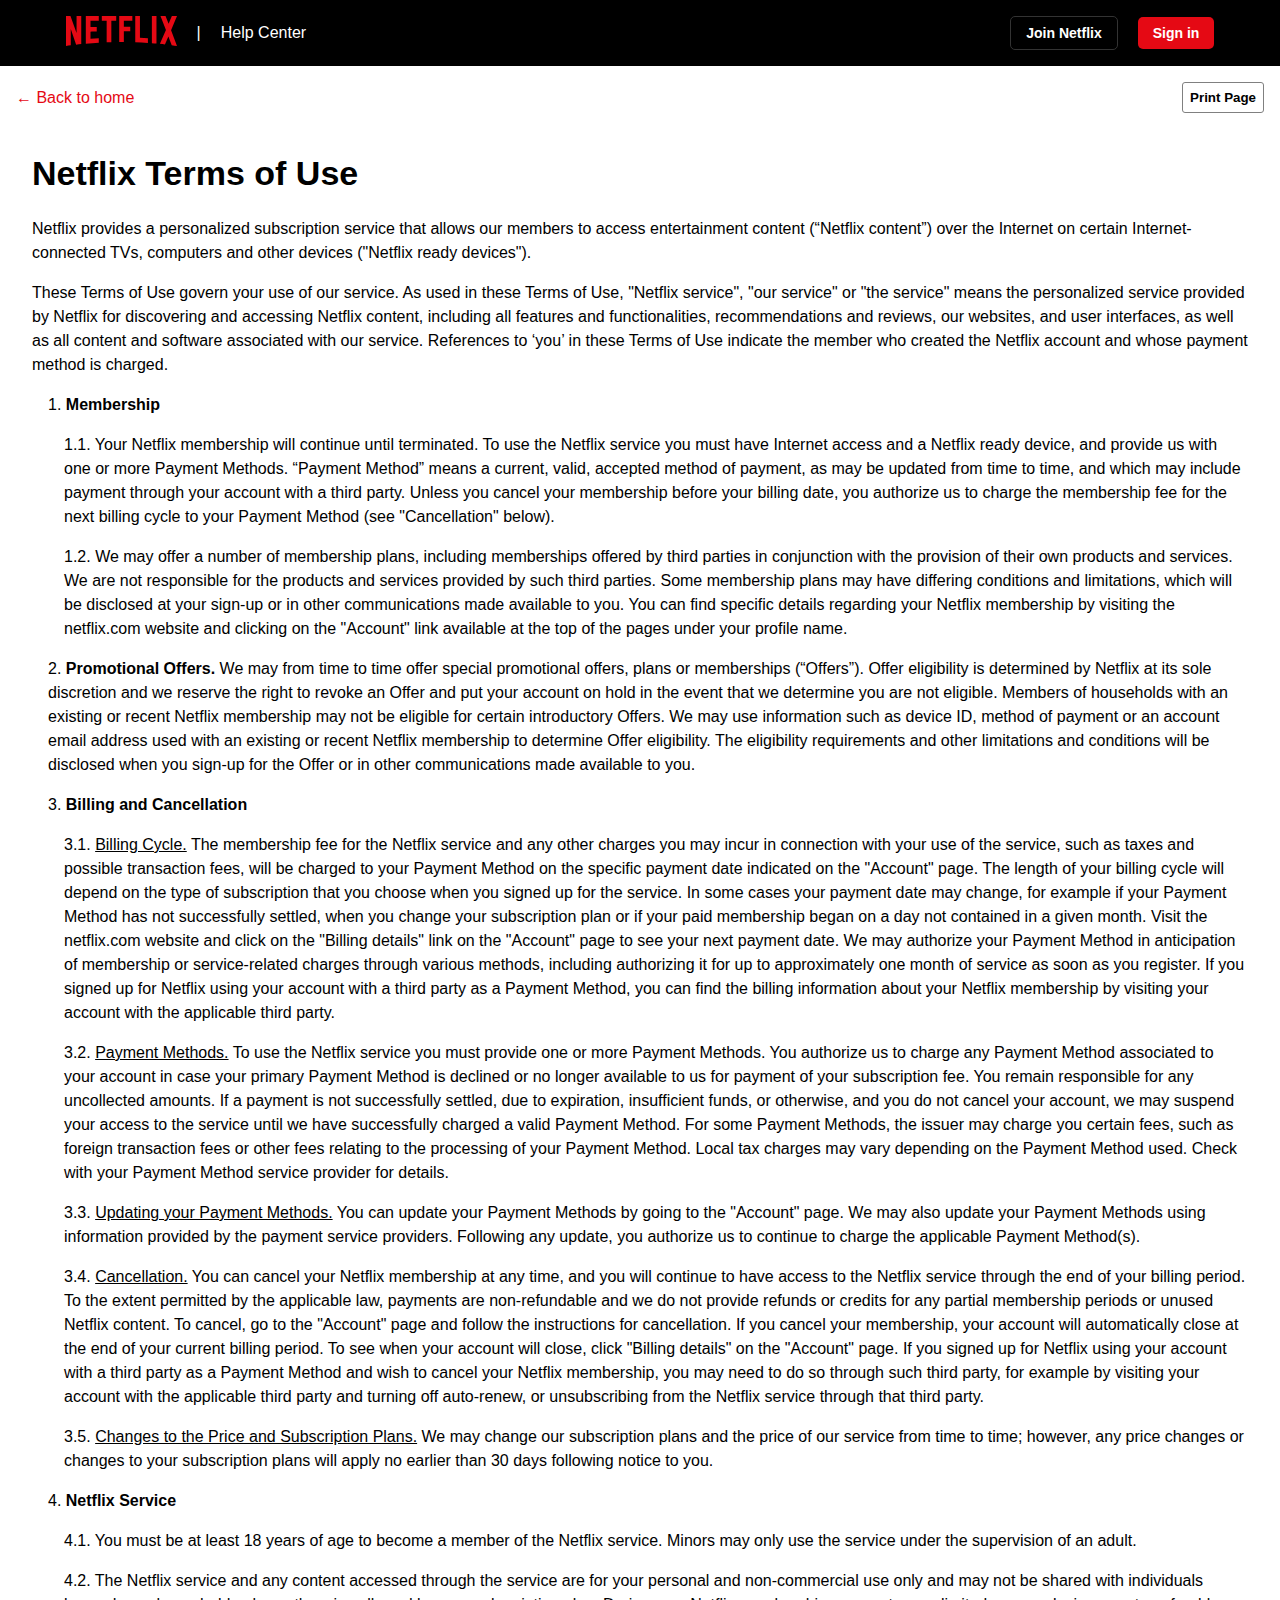
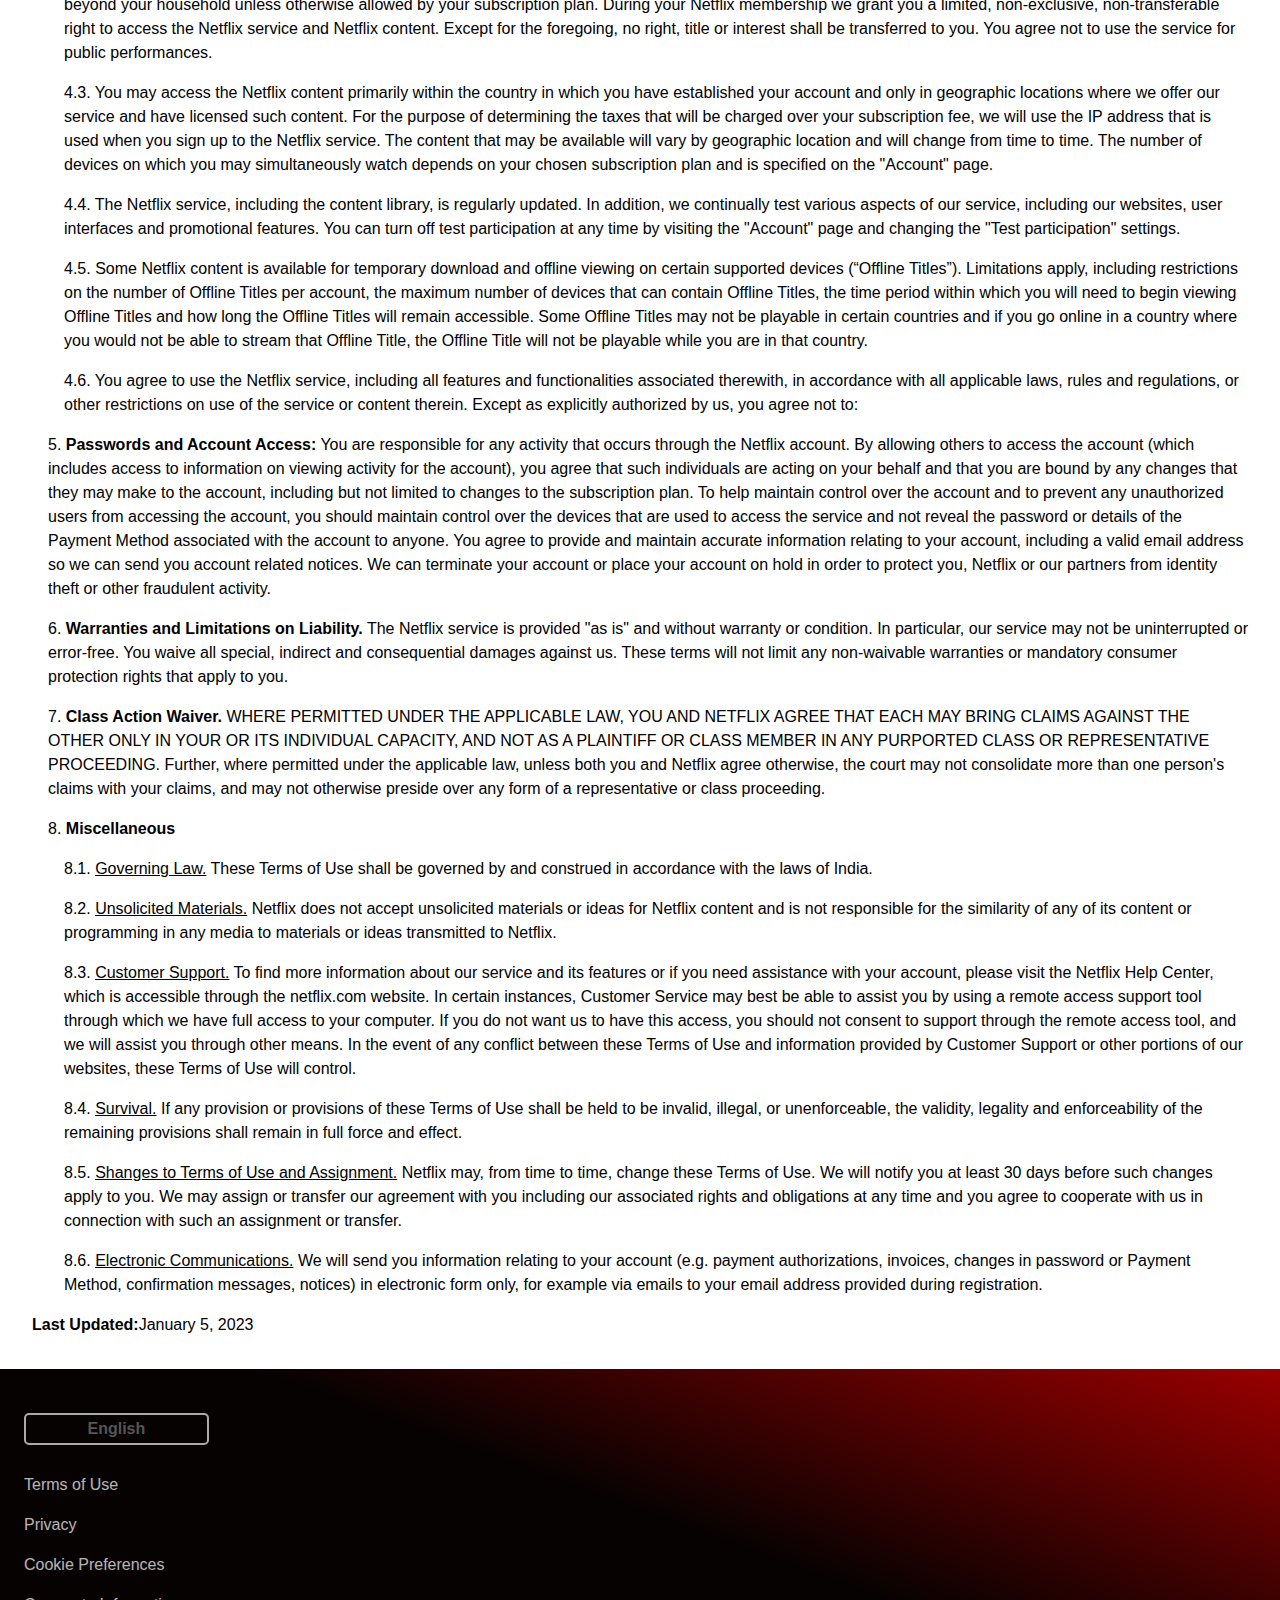
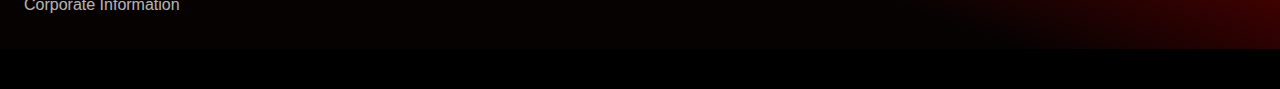
<file: termsofuse.html>
<!DOCTYPE html>
<html lang="en">
  <head>
      <meta charset="UTF-8">
      <meta name="viewport" content="width=device-width, initial-scale=1.0">
      <title>Terms Of Use</title>
      <link rel="shortcut icon" href="Images/icon.png" type="image/x-icon">
      <link rel="stylesheet" href="styles/privacy.css">
  </head>
  <body>
    <header>
      <nav>
        <div class="nav-left">
          <div>
            <img src="Images/logo.svg" alt="logo">
          </div>
          <div>
            <p>|</p>
          </div>
          <div>
            <p>Help Center</p>
          </div>
        </div>
        <div class="nav-right">
          <a href="index.html" class="join-btn">Join Netflix</a>
          <a href="login.html" class="sign-in-btn">Sign in</a>
        </div>
      </nav>
    </header>

    <div class="sub-header">
      <div class="left">
        <a href="index.html">&larr; Back to home</a>
      </div>
      <div class="right">
        <button id="printButton">Print Page</button>
      </div>
    </div>

    <section>
      <div>
        <h1>Netflix Terms of Use</h1>
        <div>
          <p>Netflix provides a personalized subscription service that allows our members to access entertainment content (“Netflix content”) over the Internet on certain Internet-connected TVs, computers and other devices ("Netflix ready devices").</p>
          <p>These Terms of Use govern your use of our service. As used in these Terms of Use, "Netflix service", "our service" or "the service" means the personalized service provided by Netflix for discovering and accessing Netflix content, including all features and functionalities, recommendations and reviews, our websites, and user interfaces, as well as all content and software associated with our service. References to ‘you’ in these Terms of Use indicate the member who created the Netflix account and whose payment method is charged.</p>
        </div>
      </div>
      <div>
        <dl>
          <dt>1. <strong>Membership</strong></dt>
          <dd>1.1. Your Netflix membership will continue until terminated. To use the Netflix service you must have Internet access and a Netflix ready device, and provide us with one or more Payment Methods. “Payment Method” means a current, valid, accepted method of payment, as may be updated from time to time, and which may include payment through your account with a third party. Unless you cancel your membership before your billing date, you authorize us to charge the membership fee for the next billing cycle to your Payment Method (see "Cancellation" below).</dd>
          <dd>1.2. We may offer a number of membership plans, including memberships offered by third parties in conjunction with the provision of their own products and services. We are not responsible for the products and services provided by such third parties. Some membership plans may have differing conditions and limitations, which will be disclosed at your sign-up or in other communications made available to you. You can find specific details regarding your Netflix membership by visiting the netflix.com website and clicking on the "Account" link available at the top of the pages under your profile name.</dd>

          <dt>2. <strong>Promotional Offers.</strong> We may from time to time offer special promotional offers, plans or memberships (“Offers”). Offer eligibility is determined by Netflix at its sole discretion and we reserve the right to revoke an Offer and put your account on hold in the event that we determine you are not eligible. Members of households with an existing or recent Netflix membership may not be eligible for certain introductory Offers. We may use information such as device ID, method of payment or an account email address used with an existing or recent Netflix membership to determine Offer eligibility. The eligibility requirements and other limitations and conditions will be disclosed when you sign-up for the Offer or in other communications made available to you.</dt>

          <dt>3. <strong>Billing and Cancellation</strong></dt>
          <dd>3.1. <u>Billing Cycle.</u> The membership fee for the Netflix service and any other charges you may incur in connection with your use of the service, such as taxes and possible transaction fees, will be charged to your Payment Method on the specific payment date indicated on the "Account" page. The length of your billing cycle will depend on the type of subscription that you choose when you signed up for the service. In some cases your payment date may change, for example if your Payment Method has not successfully settled, when you change your subscription plan or if your paid membership began on a day not contained in a given month. Visit the netflix.com website and click on the "Billing details" link on the "Account" page to see your next payment date. We may authorize your Payment Method in anticipation of membership or service-related charges through various methods, including authorizing it for up to approximately one month of service as soon as you register. If you signed up for Netflix using your account with a third party as a Payment Method, you can find the billing information about your Netflix membership by visiting your account with the applicable third party.</dd>
          <dd>3.2. <u>Payment Methods.</u> To use the Netflix service you must provide one or more Payment Methods. You authorize us to charge any Payment Method associated to your account in case your primary Payment Method is declined or no longer available to us for payment of your subscription fee. You remain responsible for any uncollected amounts. If a payment is not successfully settled, due to expiration, insufficient funds, or otherwise, and you do not cancel your account, we may suspend your access to the service until we have successfully charged a valid Payment Method. For some Payment Methods, the issuer may charge you certain fees, such as foreign transaction fees or other fees relating to the processing of your Payment Method. Local tax charges may vary depending on the Payment Method used. Check with your Payment Method service provider for details.</dd>
          <dd>3.3. <u>Updating your Payment Methods.</u> You can update your Payment Methods by going to the "Account" page. We may also update your Payment Methods using information provided by the payment service providers. Following any update, you authorize us to continue to charge the applicable Payment Method(s).</dd>
          <dd>3.4. <u>Cancellation.</u> You can cancel your Netflix membership at any time, and you will continue to have access to the Netflix service through the end of your billing period. To the extent permitted by the applicable law, payments are non-refundable and we do not provide refunds or credits for any partial membership periods or unused Netflix content. To cancel, go to the "Account" page and follow the instructions for cancellation. If you cancel your membership, your account will automatically close at the end of your current billing period. To see when your account will close, click "Billing details" on the "Account" page. If you signed up for Netflix using your account with a third party as a Payment Method and wish to cancel your Netflix membership, you may need to do so through such third party, for example by visiting your account with the applicable third party and turning off auto-renew, or unsubscribing from the Netflix service through that third party.
          </dd>
          <dd>3.5. <u>Changes to the Price and Subscription Plans.</u> We may change our subscription plans and the price of our service from time to time; however, any price changes or changes to your subscription plans will apply no earlier than 30 days following notice to you.</dd>

          <dt>4. <strong>Netflix Service</strong></dt>
          <dd>4.1. You must be at least 18 years of age  to become a member of the Netflix service. Minors may only use the service under the supervision of an adult.</dd>
          <dd>4.2. The Netflix service and any content accessed through the service are for your personal and non-commercial use only and may not be shared with individuals beyond your household unless otherwise allowed by your subscription plan. During your Netflix membership we grant you a limited, non-exclusive, non-transferable right to access the Netflix service and Netflix content. Except for the foregoing, no right, title or interest shall be transferred to you. You agree not to use the service for public performances.</dd>
          <dd>4.3. You may access the Netflix content primarily within the country in which you have established your account and only in geographic locations where we offer our service and have licensed such content. For the purpose of determining the taxes that will be charged over your subscription fee, we will use the IP address that is used when you sign up to the Netflix service. The content that may be available will vary by geographic location and will change from time to time. The number of devices on which you may simultaneously watch depends on your chosen subscription plan and is specified on the "Account" page.</dd>
          <dd>4.4. The Netflix service, including the content library, is regularly updated. In addition, we continually test various aspects of our service, including our websites, user interfaces and promotional features. You can turn off test participation at any time by visiting the "Account" page and changing the "Test participation" settings.</dd>
          <dd>4.5. Some Netflix content is available for temporary download and offline viewing on certain supported devices (“Offline Titles”). Limitations apply, including restrictions on the number of Offline Titles per account, the maximum number of devices that can contain Offline Titles, the time period within which you will need to begin viewing Offline Titles and how long the Offline Titles will remain accessible. Some Offline Titles may not be playable in certain countries and if you go online in a country where you would not be able to stream that Offline Title, the Offline Title will not be playable while you are in that country.
          </dd>
          <dd>4.6. You agree to use the Netflix service, including all features and functionalities associated therewith, in accordance with all applicable laws, rules and regulations, or other restrictions on use of the service or content therein. Except as explicitly authorized by us, you agree not to:</dd>

          <dt>5. <strong>Passwords and Account Access:</strong> You are responsible for any activity that occurs through the Netflix account. By allowing others to access the account (which includes access to information on viewing activity for the account), you agree that such individuals are acting on your behalf and that you are bound by any changes that they may make to the account, including but not limited to changes to the subscription plan. To help maintain control over the account and to prevent any unauthorized users  from accessing the account, you should maintain control over the devices that are used to access the service and not reveal the password or details of the Payment Method associated with the account to anyone. You agree to provide and maintain accurate information relating to your account, including a valid email address so we can send you account related notices. We can terminate your account or place your account on hold in order to protect you, Netflix or our partners from identity theft or other fraudulent activity.</dt>
          
          <dt>6. <strong>Warranties and Limitations on Liability.</strong> The Netflix service is provided "as is" and without warranty or condition. In particular, our service may not be uninterrupted or error-free. You waive all special, indirect and consequential damages against us. These terms will not limit any non-waivable warranties or mandatory consumer protection rights that apply to you.</dt>

          <dt>7. <strong>Class Action Waiver.</strong> WHERE PERMITTED UNDER THE APPLICABLE LAW, YOU AND NETFLIX AGREE THAT EACH MAY BRING CLAIMS AGAINST THE OTHER ONLY IN YOUR OR ITS INDIVIDUAL CAPACITY, AND NOT AS A PLAINTIFF OR CLASS MEMBER IN ANY PURPORTED CLASS OR REPRESENTATIVE PROCEEDING. Further, where permitted under the applicable law, unless both you and Netflix agree otherwise, the court may not consolidate more than one person's claims with your claims, and may not otherwise preside over any form of a representative or class proceeding.</dt>

          <dt>8. <strong>Miscellaneous</strong></dt>
          <dd>8.1. <u>Governing Law.</u> These Terms of Use shall be governed by and construed in accordance with the laws of India.</dd>
          <dd>8.2. <u>Unsolicited Materials.</u> Netflix does not accept unsolicited materials or ideas for Netflix content and is not responsible for the similarity of any of its content or programming in any media to materials or ideas transmitted to Netflix.</dd>
          <dd>8.3. <u>Customer Support.</u> To find more information about our service and its features or if you need assistance with your account, please visit the Netflix Help Center, which is accessible through the netflix.com website. In certain instances, Customer Service may best be able to assist you by using a remote access support tool through which we have full access to your computer. If you do not want us to have this access, you should not consent to support through the remote access tool, and we will assist you through other means. In the event of any conflict between these Terms of Use and information provided by Customer Support or other portions of our websites, these Terms of Use will control.</dd>
          <dd>8.4. <u>Survival.</u> If any provision or provisions of these Terms of Use shall be held to be invalid, illegal, or unenforceable, the validity, legality and enforceability of the remaining provisions shall remain in full force and effect.</dd>
          <dd>8.5. <u>Shanges to Terms of Use and Assignment.</u> Netflix may, from time to time, change these Terms of Use. We will notify you at least 30 days before such changes apply to you. We may assign or transfer our agreement with you including our associated rights and obligations at any time and you agree to cooperate with us in connection with such an assignment or transfer.</dd>
          <dd>8.6. <u>Electronic Communications.</u> We will send you information relating to your account (e.g. payment authorizations, invoices, changes in password or Payment Method, confirmation messages, notices) in electronic form only, for example via emails to your email address provided during registration.</dd>
        </dl>
      </div>
      <div class="status"><strong>Last Updated:</strong>January 5, 2023</div>
    </section>

    <footer>
      <div class="language">
        <div class="language-icon">
          <div>
            <i class="fa-solid fa-globe"></i>
          </div>
          <div>
            <span>English</span>
          </div>
          <div><i class="fa-solid fa-sort-down"></i></div>
        </div>
        <div class="dropdown-list">
          <ul class="language-dropdown">
            <li>Tamil</li>
            <li>English</li>
          </ul>
        </div>
      </div>

      <div class="footer-row">
        <ul class="footer-link">
          <li><a href="termsofuse.html">Terms of Use</a></li>
          <li><a href="privacy.html">Privacy</a></li>
          <li><a href="#">Cookie Preferences</a></li>
          <li><a href="corpinfo.html">Corporate Information</a></li>
        </ul>
    </footer>
    <div class="foot"></div>
    <script src="scripts/script.js"></script>
  </body>
</html>
</file>
<file: styles/style.css>
* {
  margin: 0;
  padding: 0;
  box-sizing: border-box;
}

body {
  background-color: black;
  color: white;
  font-family: Arial;
  font-weight: 500;
}

/*  Global  */
.btn {
  color: white;
  background-color: #e50914;
  text-decoration: none;
  padding: 8px 15px;
  border-radius: 5px;
  font-size: 14px;
  text-align: center;
  font-weight: bold;
}

.language {
  width: 20%;
  border: 1px solid #aaa;
  border-radius: 5px;
  font-family: inherit;
  padding: 5px 5px;
  position: relative;
  color: #fff;
  margin: 20px 0;
  cursor: pointer;
  background-color: #000;
}

.language:active {
  outline: 1px solid #fff;
  box-shadow: 0 0 0 2px #fff;
}

.language-icon {
  display: flex;
  justify-content: space-between;
  padding: 0 10px;
  gap: 4px;
  text-align: center;
  align-items: center;
}
.language-icon .fa-sort-down{
  margin-bottom: 8px;
}

.dropdown-list ul {
  position: absolute;
  display: flex;
  align-items: center;
  background-color: #000;
  border: 1px solid #333;
  border-radius: 10px;
  top: 30px;
  width: 100%;
  left: 0px;
  display: none;
}


.dropdown-list li {
  list-style: none;
  padding: 0.5rem;
}
/* Show dropdown */
.dropdown-list ul.show {
  display: block;
}

.text-container {
  display: flex;
  flex-direction: column;
  align-items: center;
  justify-content: center;
  position: relative;
  z-index: 1;
  line-height: 1.25;
  top: 1.2rem;
}

.title {
  font-size: 28px;
  width: 90%;
}

.title h1 {
  margin-bottom: 1rem;
}

.description {
  font-size: 24px;
}

.email-form {
  margin: 1rem;
  font-size: 20px;
}

.get-started {
  padding-top: 1rem;
  display: flex;
  width: 520px;
  height: 80%;
  margin: auto;
}

.get-started input {
  border: 1px solid #fff;
  border-radius: 2px 0 0 2px;
  color: #fff;
  padding-left: 10px;
  font-size: 1.1rem;
  outline: none;
  flex: 1;
  background-color: #333;
  opacity: 0.8;
  margin-right: 5px;
}

.get-started input::placeholder {
  color: #bbb;
}

.btn-lg {
  text-decoration: none;
  color: #fff;
  padding: 10px 15px;
  margin: 0;
  background-color: #e50914;
  border-radius: 5px;
  font-size: 30px;
  font-weight: bold;
  text-align: center;
}

/* Navbar */
header {
  position: relative;
  background: url("../Images/hero-img.jpg") no-repeat center center/cover;
  background-color: linear-gradient(to top, rgba(0, 0, 0, 0.8) 0, rgba(0, 0, 0, 0) 60%, rgba(0, 0, 0, 0.8) 100%);
  box-shadow: inset 0 50px 300px black, inset 0 -50px 300px black;
  border-bottom: 7px rgb(54, 54, 54) solid;
}

nav {
  width: 80%;
  margin: auto;
  display: flex;
  align-items: center;
  justify-content: space-between;
  padding: 1rem 2rem;
  position: relative;
  z-index: 1;
}

.nav-left>img {
  width: 150px;
}

.nav-right {
  display: flex;
  align-items: center;
  justify-content: end;
  flex: 1;
  gap: 20px;
}

/* Hero section */
.hero .text-container {
  margin-top: 10rem;
  margin-bottom: 8rem;
}

.hero .title {
  width: 80%;
  text-align: center;
}

.hero h1{
  margin-bottom: 1rem;
}

.hero .description {
  width: 50%;
  text-align: center;
}

.overlay {
  width: 100%;
  height: 100%;
  background-color: #000;
  position: absolute;
  left: 0;
  top: 0;
  opacity: 0.4;
}

/* content */
section {
  border-bottom: 7px rgb(54, 54, 54) solid;
  padding: 2rem 0;
}

.content-container {
  display: flex;
  width: 85%;
  margin: auto;
}

.content-img {
  position: relative;
  z-index: 1;
}

.content-video {
  position: absolute;
  left: 75px;
  top: 95px;
  z-index: -1;
}

.content-container .title h1 {
  font-size: 48px;
}

.content-container .description p{
  width: 90%;
}

.content2 .content-img {
  margin: 1.2rem 0;
}

.download {
  background-color: #000;
  width: 60%;
  height: 125px;
  position: absolute;
  top: 335px;
  left: 125px;
  border:  5px solid #333;
  border-radius: 10px;
  padding: 0.7rem;
  display: flex;
}

.download img {
  height: 100%;
}

.download-text {
  padding: 0.5rem;
  display: flex;
  flex-direction: column;
  justify-content: center;
}

.download-text h1 {
  color: #0066e3;
  font-size: 14px;
}

.content3 .content-video {
  width: 395px;
  height: 225px;
  top: 50px;
  left: 120px;
}

/* FAQ */

.faq .text-container {
  line-height: 1.5;
  margin: 2rem 0;
}

.faq .title {
  text-align: center;
}

.faq h2 {
  display: flex;
  justify-content: space-between;
  padding: 1.5rem;
}

.faq ul {
  width: 75%;
  list-style: none;
  margin: auto;
  transition-duration: 0.3s;
}

.faq li {
  border-bottom: 5px solid #000;
  background-color: #333;
  cursor: pointer;
}

.faq li:hover {
  background-color: #444;
}

.faq li p {
  padding: 1rem 0;
  border-top: 1px solid #000;
  padding: 1.5rem;
  font-size: 24px;
  position: absolute;
  max-height: 0;
  visibility: hidden;
  transition: max-height 0.1s ease-in;
}

.faq li.show i {
  transform: rotate(45deg);
}

.faq li.show p {
  max-height: 700px;
  position: relative;
  visibility: visible;
}

/* Footer */

footer {
  color: #757575;
  margin: 3rem auto;
  width: 80%;
}

.footer-row {
  display: flex;
}

.footer-row ul {
  list-style: none;
}

.footer-link {
  flex: 1;
}

footer a {
  color: #fff;
  opacity: 0.7;
  line-height: 2.5rem;
  font-size: 16px;
}

footer p {
  color: #aaa;
  margin-bottom: 2rem;
}

/* Responsive Layout */

/* Large Screen */
@media (max-width: 950px) {
  /* Navbar */
  
  nav {
    width: 100%;
  }
  .nav-left>img {
    width: 100px;
  }

  /* Hero */
  .hero {
    margin: auto;
  }
  .hero .text-container {
    margin-top: 5rem;
  }
  .hero .title {
    width: 100%;
    font-size: 16px;
  }

  .hero h1 {
    margin-bottom: 1rem;
  }
  .hero .description {
    font-size: 18px;
  }

  /* content */

  .content-container {
    flex-direction: column;
    width: 90%;
    text-align: center;
    margin: auto;
  }
  .content-container .title h1 {
    font-size: 32px;
  }
  .content-container .description p {
    width: 100%;
    font-size: 18px;
  }
  .content1 .content-video {
    left: 135px;
    top: 95px;
    z-index: -1;
  }
  content .content-img {
    order: 2;
  }
  .download-text{
    text-align: center;
  }
  .content3 .content-video{
    top: 50px;
    left: 170px;
  }
  .content4 .content-img {
    order: 2;
  }
  /* FAQr */
  .faq ul {
    width: 90%;
  }
  .faq h2 {
    font-size: 18px;
  }
  .faq li p {
    font-size: 18px;
  }
  footer {
    width: 90%;
  }
}
/* Medium screen */
@media (max-width: 700px){
  
  .nav-right {
    gap: 5px;
  }
  .get-started input {
    padding: 10px;
  }
  .btn-lg {
    font-size: 18px;
    width: max-content;
    margin: auto;
  }
  .get-started {
    width: 100%;
    flex-direction: column;
    gap: 10px;
  }
  .hero .text-container{
    margin-top: 0.5rem;
  }
  .hero .title {
    width: 75%;
  }
  .hero .description {
    width: 100%;
  }
  .email-form {
    width: 70%;
    text-align: center;
  }

  .content-img img {
    width: 100%;
  }
  .content1 .content-video{
    width: 300px;
    left: 50px;
    top: 45px;
  }
  .download {
    width: 250px;
    height: 70px;
    top: 200px;
    left: 95px;
    border: 3px solid #333;
  }
  .download img {
    width: 50px;
    height: 50px;
  }
  .download-text h1 {
    font-size: 14px;
  }
  .content3 .content-video {
    width: 200px;
    top: 0;
    left: 85px;
  }

  .footer-row {
    flex-direction: column;
  }
  
  footer .language {
    width: 200px;
  }
  footer .language-icon span {
    display: inline;
    margin-left: 5px;
  }
}
@media (min-width: 500px){
  .faq h1 {
    font-size: 35px;
  }
  
}
@media (max-width: 599px){
  .language-icon span {
    display: none;
  }
  .language {
    width: 70px;
  }
}
@media (min-width: 600px){
  .language {
    width: 115px;
  }
}

@media (max-width: 1100px){
  
}
</file>
<file: styles/privacy.css>
@import url("https://fonts.googleapis.com/css2?family=Roboto:wght@400;500;600;700&display=swap");

* {
    margin: 0;
    padding: 0;
    box-sizing: border-box;
    font-family: 'Arial', sans-serif;
}
header {
  background-color: black;
}
nav {
  width: 90%;
  margin:0 auto;
  padding: 1rem 0.1rem;
  display: flex;
  align-items: center;
  justify-content: space-between;
}
.nav-right{
  display: flex;
  align-items: center;
  justify-content: end;
  flex: 1;
  gap: 20px;
}
.nav-left {
  display: flex;
  align-items: center;
  justify-content: start;
  flex: 1;
  gap: 20px;
  color: white;
}
.sign-in-btn, .join-btn{
  color: white;
  background-color: #e50914;
  text-decoration: none;
  padding: 8px 15px;
  border-radius: 5px;
  font-size: 14px;
  text-align: center;
  font-weight: bold;
}
.join-btn {
  background-color: black;
  border: 1px solid #333;
}

.sub-header {
  display: flex;
  margin:0 auto;
  align-items: center;
  justify-content: space-between;
  padding: 1rem 1rem;
  padding-bottom: 1rem;
}
.left a {
  color: #e50914;
  text-decoration: none;
}
.right button{
  border: 1px grey solid;
  font-weight: bold;
  padding: 7px;
  border-radius: 3px;
  background-color: white;
}

.language {
  width: 15%;
  border: 2px solid #aaa;
  border-radius: 5px;
  font-family: inherit;
  padding: 5px 5px;
  position: relative;
  color: #555;
  font-weight: bold;
  margin: 20px 0;
  cursor: pointer;
  background-color: transparent;
}
.language:active {
  outline: 1px solid #fff;
  box-shadow: 0 0 0 2px #fff;
}

.language-icon {
  display: flex;
  justify-content: space-between;
  padding: 0 10px;
  align-items: center;
}

.dropdown-list ul {
  position: absolute;
  display: flex;
  align-items: center;
  background-color: #ffffff;
  border: 1px solid #333;
  border-radius: 10px;
  top: 30px;
  width: 100%;
  left: 0px;
  display: none;
}


.dropdown-list li {
  list-style: none;
  padding: 0.5rem;
}
/* Show dropdown */
.dropdown-list ul.show {
  display: block;
}

footer {
  background: linear-gradient(20deg, rgb(7, 2, 2) 50%,rgb(153, 0, 0));
  color: #080808;
  margin: 0 auto;
  width: 100%;
  padding: 1.5rem;
}


.footer-row ul {
  list-style: none;
  
}



footer a {
  color: #fff;
  opacity: 0.7;
  line-height: 2.5rem;
  font-size: 16px;
  text-decoration: none;
}

.foot {
  display: flex;
  height: 40px;
  background-color: black;
}

section {
  padding: 2rem;
  line-height: 1.5rem;
}
span a{
  text-decoration: none;
  color: red;
}
section h1{
  font-size: 34px;
  margin-bottom: 2rem;
}

section h2{
  margin-top: 2rem;
  font-size: 18px;
  margin-bottom: 1rem;
  color: #221f1f;
}
section p{
  margin-bottom: 1rem;
}
section ul{
  margin-bottom: 1rem;
  margin-left: 5rem;
  margin-right: 1rem;
}
section li{
  margin-bottom: 1rem;
}

section h3{
  margin-bottom: 1rem;
  margin-left: 5rem;
  margin-right: 1rem;
}
/* dl dt dd */

dl {
  display: flex;
  flex-direction: column;
  row-gap: 1rem;
}
dt {
  margin-left: 1rem;
}
dd {
  margin-left: 2rem;
}
.status {
  margin-top: 1rem;
}
.location {
  margin-top: 1.3rem;
  margin-bottom: 0;
  font-weight: bold;
  color: #221f1f;
}
.address {
  font-size: 16px;
  color: #221f1f;
}
section .title {
  margin-top: 2rem;
  font-weight: bold;
}
section .desc {
  color: #221f1f;
  font-size: 16px;
}
</file>
<file: styles/login.css>
@import url("https://fonts.googleapis.com/css2?family=Roboto:wght@400;500;600;700&display=swap");

* {
    margin: 0;
    padding: 0;
    box-sizing: border-box;
    font-family: 'Roboto', sans-serif;
}

body {
    background: #000;
    background-image: url("../Images/hero.png");
    background-position: center;
}

nav {
    position: fixed;
    padding: 25px 60px;
    z-index: 1;
}

nav a img {
    width: 167px;
}

.form-wrapper {
    position: absolute;
    left: 50%;
    top: 50%;
    border-radius: 4px;
    padding: 70px;
    width: 450px;
    transform: translate(-50%, -50%);
    background: rgba(0, 0, 0, .75);
}

.form-wrapper h2 {
    color: #fff;
    font-size: 2rem;
}

.form-wrapper form {
    margin: 25px 0 65px;
}

.form-control {
    height: 50px;
    position: relative;
    margin-bottom: 16px;
}

.form-control input {
    height: 100%;
    width: 100%;
    background: #333;
    border: none;
    outline: none;
    border-radius: 4px;
    color: #fff;
    font-size: 1rem;
    padding: 0 20px;
}

.form-control input:focus,
.form-control input:valid {
    background: #444;
    padding: 16px 20px 0;
}

.form-control label {
    position: absolute;
    left: 20px;
    top: 50%;
    transform: translateY(-50%);
    font-size: 1rem;
    pointer-events: none;
    color: #8c8c8c;
    transition: all 0.1s ease;
}

.form-control input:focus ~ label,
.form-control input:valid ~ label {
    font-size: 0.75rem;
    transform: translateY(-130%);
}

form button {
    width: 100%;
    padding: 16px 0;
    font-size: 1rem;
    background: #e50914;
    color: #fff;
    font-weight: 500;
    border-radius: 4px;
    border: none;
    outline: none;
    margin: 25px 0 10px;
    cursor: pointer;
    transition: 0.1s ease;
}

form button:hover {
    background: #c40812;
}

.form-wrapper a {
    text-decoration: none;
    color: #fff;
}

.form-wrapper a:hover {
    text-decoration: underline;
}

.form-help {
    display: flex;
    justify-content: space-between;
}

.remember-me {
    display: flex;
}

.remember-me input {
    margin-right: 5px;
    accent-color: #b3b3b3;
}

.form-help label,
.form-help a {
    font-size: 0.9rem;
    color: #b3b3b3;
}

.form-wrapper p a {
    color: #fff;
}

.form-wrapper small {
    display: block;
    margin-top: 15px;
    color: #b3b3b3;
}

.form-wrapper small a {
    color: #0071eb;
}

@media (max-width: 740px) {
    body::before {
        display: none;
    }

    nav, .form-wrapper {
        padding: 20px;
    }

    nav a img {
        width: 140px;
    }

    .form-wrapper {
        width: 100%;
        top: 43%;
    }

    .form-wrapper form {
        margin: 25px 0 40px;
    }
}
</file>
